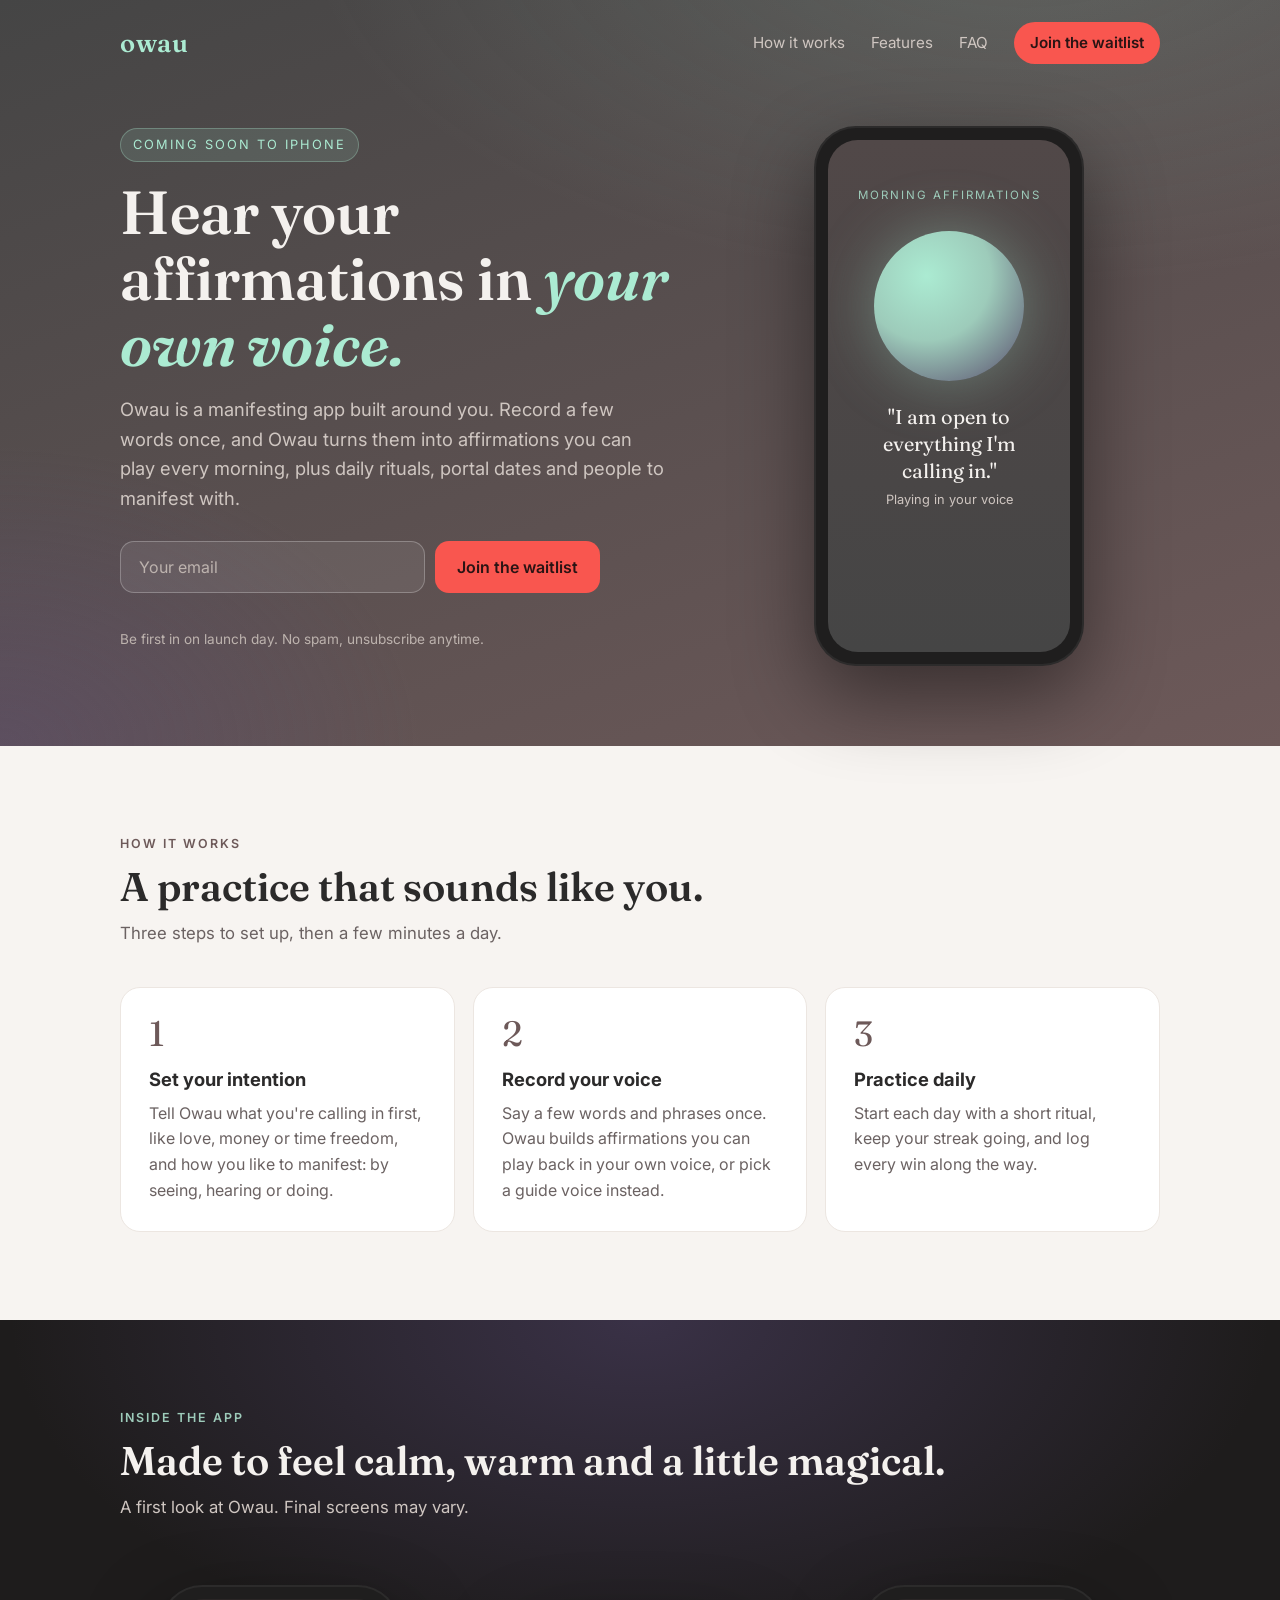
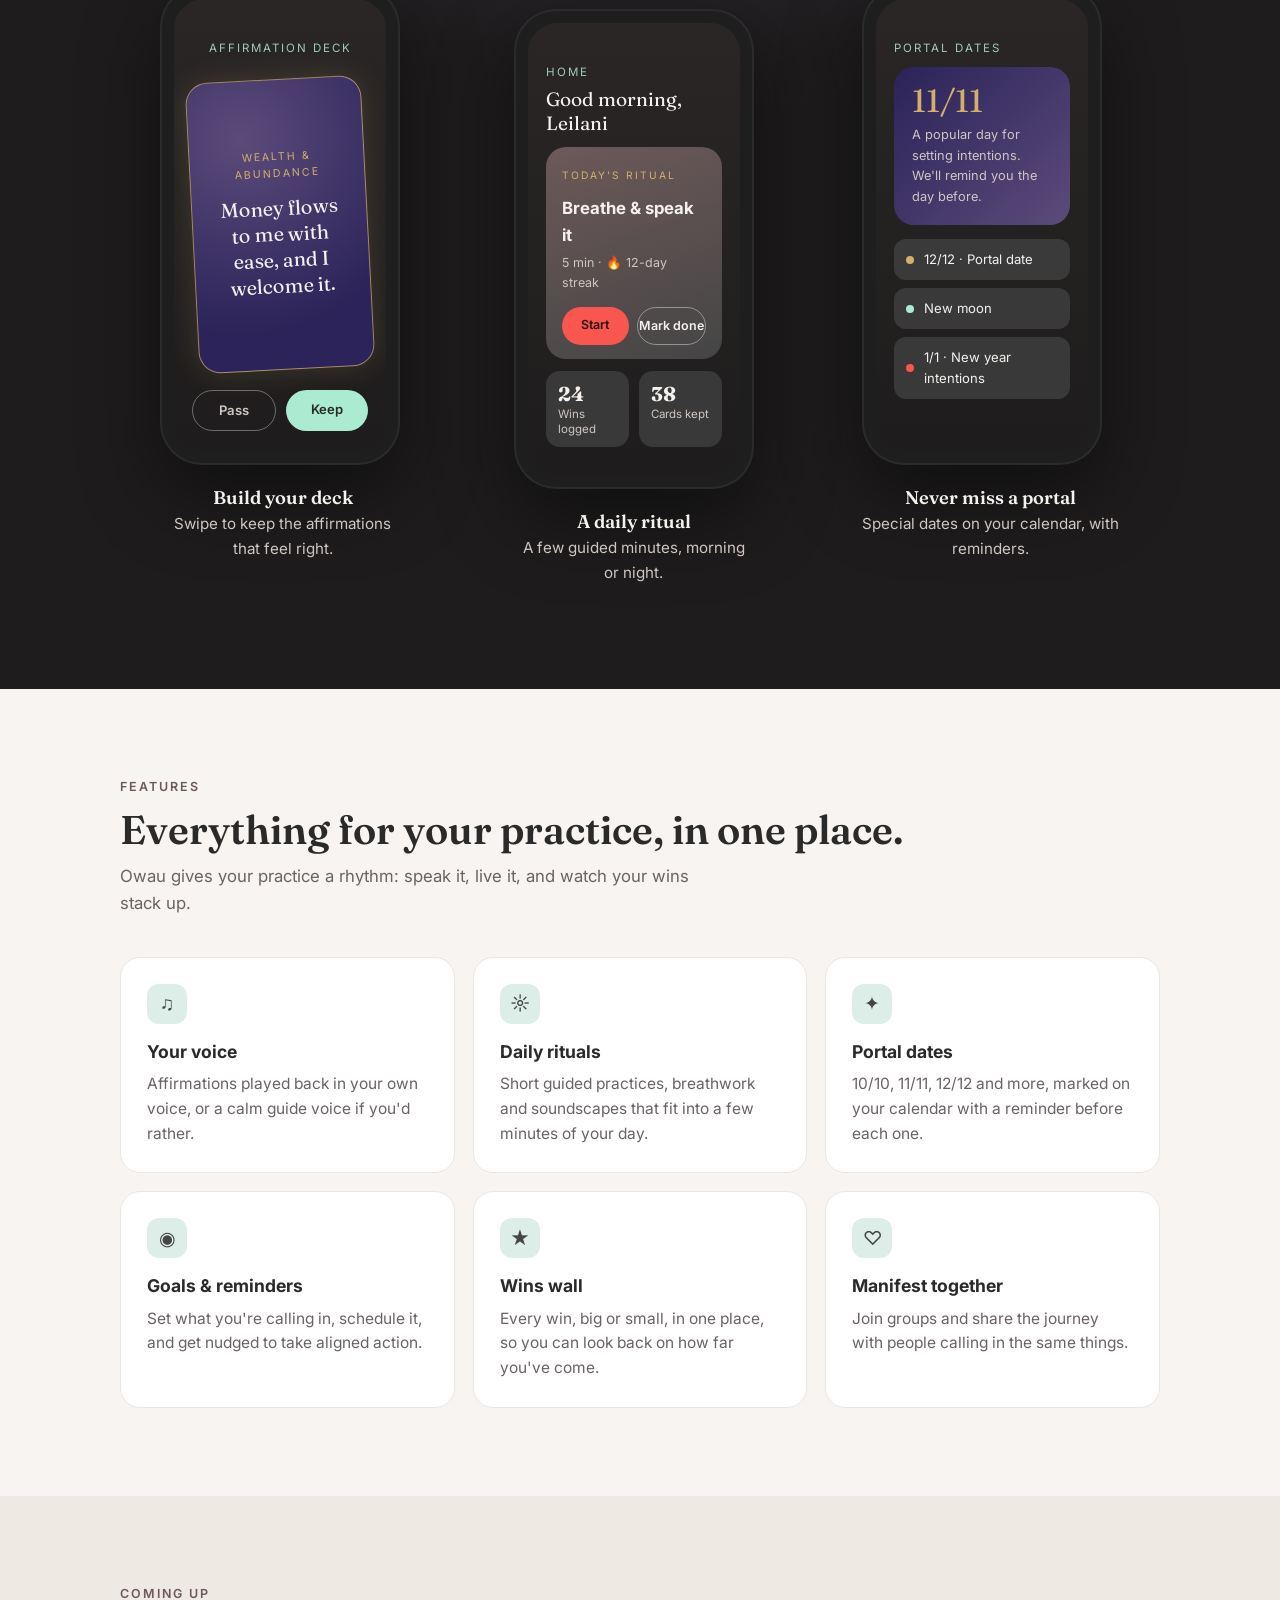
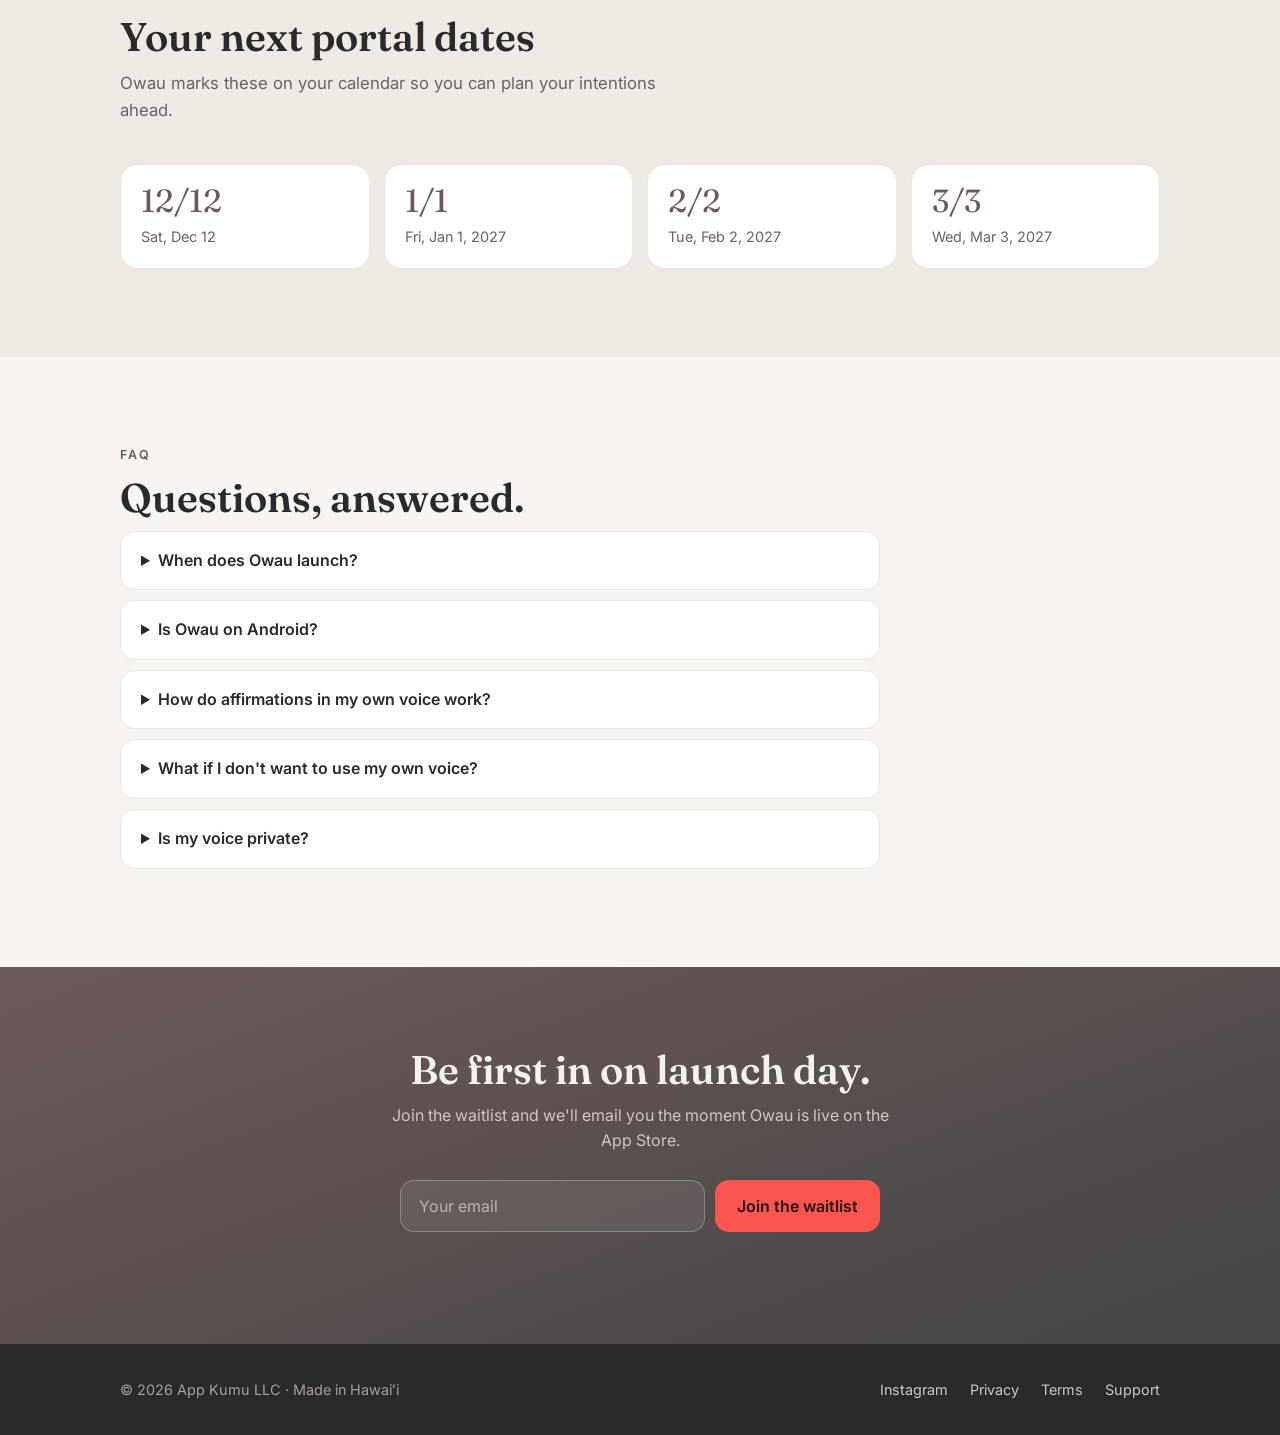
<file: index.html>
<!doctype html>
<html lang="en">
<head>
  <meta charset="utf-8">
  <meta name="viewport" content="width=device-width, initial-scale=1">
  <title>Owau — Hear your affirmations in your own voice</title>
  <meta name="description" content="Owau is a manifesting app for iPhone: affirmations in your own voice, daily rituals, portal dates, a wins wall and a community of manifestors. Join the waitlist.">
  <link rel="canonical" href="https://owauapp.com/">
  <meta property="og:title" content="Owau — Manifest in your own voice">
  <meta property="og:description" content="Affirmations in your own voice, daily rituals, portal dates and a community of manifestors. Coming soon to iPhone.">
  <meta property="og:type" content="website">
  <meta property="og:url" content="https://owauapp.com/">
  <meta property="og:image" content="https://owauapp.com/og-image.png">
  <meta property="og:image:width" content="1200">
  <meta property="og:image:height" content="630">
  <meta name="twitter:card" content="summary_large_image">
  <meta name="theme-color" content="#454545">
  <!-- After launch, add: <meta name="apple-itunes-app" content="app-id=YOUR_APP_ID"> to show the App Store banner in Safari -->
  <link rel="icon" href="data:image/svg+xml,%3Csvg xmlns='http://www.w3.org/2000/svg' viewBox='0 0 64 64'%3E%3Crect width='64' height='64' rx='16' fill='%23454545'/%3E%3Ccircle cx='32' cy='32' r='16' fill='none' stroke='%23ABEBD2' stroke-width='6'/%3E%3C/svg%3E">
  <link rel="apple-touch-icon" href="apple-touch-icon.png">
  <link rel="preconnect" href="https://fonts.googleapis.com">
  <link rel="preconnect" href="https://fonts.gstatic.com" crossorigin>
  <link href="https://fonts.googleapis.com/css2?family=Fraunces:ital,opsz,wght@0,9..144,600;1,9..144,600&family=Inter:wght@400;500;600&display=swap" rel="stylesheet">
  <link rel="stylesheet" href="style.css">
</head>
<body>
  <a class="skip" href="#main">Skip to content</a>

  <header class="hero">
    <div class="wrap">
      <nav class="nav" aria-label="Main">
        <a class="logo" href="/">owau</a>
        <div class="nav-links">
          <a href="#how">How it works</a>
          <a href="#features">Features</a>
          <a href="#faq">FAQ</a>
          <a class="pill" href="#join">Join the waitlist</a>
        </div>
      </nav>

      <div class="hero-grid">
        <div>
          <span class="eyebrow">Coming soon to iPhone</span>
          <h1>Hear your affirmations in <em>your own voice.</em></h1>
          <p class="lead">Owau is a manifesting app built around you. Record a few words once, and Owau turns them into affirmations you can play every morning, plus daily rituals, portal dates and people to manifest with.</p>

          <form class="signup" id="waitlist" data-waitlist novalidate>
            <input type="email" name="email_address" placeholder="Your email" autocomplete="email" required aria-label="Email address">
            <input class="hp" type="text" name="website" tabindex="-1" autocomplete="off" aria-hidden="true">
            <button type="submit">Join the waitlist</button>
          </form>
          <div class="form-msg" role="status" aria-live="polite"></div>
          <p class="form-note">Be first in on launch day. No spam, unsubscribe anytime.</p>
        </div>

        <div class="phone" aria-hidden="true">
          <div class="screen">
            <div class="label">Morning affirmations</div>
            <div class="orb"></div>
            <p class="quote">"I am open to everything I'm calling in."</p>
            <div class="voice">Playing in your voice</div>
            <div class="wave">
              <span></span><span></span><span></span><span></span><span></span><span></span><span></span><span></span><span></span><span></span><span></span><span></span>
            </div>
          </div>
        </div>
      </div>
    </div>
  </header>

  <main id="main">
    <section class="section" id="how">
      <div class="wrap">
        <span class="kicker">How it works</span>
        <h2>A practice that sounds like you.</h2>
        <p class="sub">Three steps to set up, then a few minutes a day.</p>
        <div class="steps">
          <div class="step">
            <div class="num">1</div>
            <h3>Set your intention</h3>
            <p>Tell Owau what you're calling in first, like love, money or time freedom, and how you like to manifest: by seeing, hearing or doing.</p>
          </div>
          <div class="step">
            <div class="num">2</div>
            <h3>Record your voice</h3>
            <p>Say a few words and phrases once. Owau builds affirmations you can play back in your own voice, or pick a guide voice instead.</p>
          </div>
          <div class="step">
            <div class="num">3</div>
            <h3>Practice daily</h3>
            <p>Start each day with a short ritual, keep your streak going, and log every win along the way.</p>
          </div>
        </div>
      </div>
    </section>

    <section class="dark" aria-labelledby="inside-title">
      <div class="wrap">
        <span class="kicker">Inside the app</span>
        <h2 id="inside-title">Made to feel calm, warm and a little magical.</h2>
        <p class="sub">A first look at Owau. Final screens may vary.</p>
        <div class="shots">
          <figure class="shot">
            <div class="phone" aria-hidden="true">
              <div class="screen deck">
                <div class="label">Affirmation deck</div>
                <div class="aff-card">
                  <span class="cat">Wealth &amp; abundance</span>
                  <p>Money flows to me with ease, and I welcome it.</p>
                </div>
                <div class="deck-btns"><span class="pass">Pass</span><span class="keep">Keep</span></div>
              </div>
            </div>
            <figcaption><strong>Build your deck</strong>Swipe to keep the affirmations that feel right.</figcaption>
          </figure>
          <figure class="shot">
            <div class="phone" aria-hidden="true">
              <div class="screen ritual">
                <div class="label" style="text-align:left">Home</div>
                <div class="hello">Good morning, Leilani</div>
                <div class="ritual-card">
                  <span class="cat">Today's ritual</span>
                  <h4>Breathe &amp; speak it</h4>
                  <div class="meta">5 min &middot; &#128293; 12-day streak</div>
                  <div class="row"><span class="start">Start</span><span class="done">Mark done</span></div>
                </div>
                <div class="mini-stats">
                  <div><b>24</b>Wins logged</div>
                  <div><b>38</b>Cards kept</div>
                </div>
              </div>
            </div>
            <figcaption><strong>A daily ritual</strong>A few guided minutes, morning or night.</figcaption>
          </figure>
          <figure class="shot">
            <div class="phone" aria-hidden="true">
              <div class="screen portal">
                <div class="label" style="text-align:left">Portal dates</div>
                <div class="portal-banner">
                  <div class="big">11/11</div>
                  <p>A popular day for setting intentions. We'll remind you the day before.</p>
                </div>
                <div class="upcoming">
                  <div><i></i>12/12 &middot; Portal date</div>
                  <div><i></i>New moon</div>
                  <div><i></i>1/1 &middot; New year intentions</div>
                </div>
              </div>
            </div>
            <figcaption><strong>Never miss a portal</strong>Special dates on your calendar, with reminders.</figcaption>
          </figure>
        </div>
      </div>
    </section>

    <section class="section" id="features">
      <div class="wrap">
        <span class="kicker">Features</span>
        <h2>Everything for your practice, in one place.</h2>
        <p class="sub">Owau gives your practice a rhythm: speak it, live it, and watch your wins stack up.</p>
        <div class="features">
          <div class="card">
            <div class="dot" aria-hidden="true">&#9835;</div>
            <h3>Your voice</h3>
            <p>Affirmations played back in your own voice, or a calm guide voice if you'd rather.</p>
          </div>
          <div class="card">
            <div class="dot" aria-hidden="true">&#9788;</div>
            <h3>Daily rituals</h3>
            <p>Short guided practices, breathwork and soundscapes that fit into a few minutes of your day.</p>
          </div>
          <div class="card">
            <div class="dot" aria-hidden="true">&#10022;</div>
            <h3>Portal dates</h3>
            <p>10/10, 11/11, 12/12 and more, marked on your calendar with a reminder before each one.</p>
          </div>
          <div class="card">
            <div class="dot" aria-hidden="true">&#9673;</div>
            <h3>Goals &amp; reminders</h3>
            <p>Set what you're calling in, schedule it, and get nudged to take aligned action.</p>
          </div>
          <div class="card">
            <div class="dot" aria-hidden="true">&#9733;</div>
            <h3>Wins wall</h3>
            <p>Every win, big or small, in one place, so you can look back on how far you've come.</p>
          </div>
          <div class="card">
            <div class="dot" aria-hidden="true">&#9825;</div>
            <h3>Manifest together</h3>
            <p>Join groups and share the journey with people calling in the same things.</p>
          </div>
        </div>
      </div>
    </section>

    <section class="section alt" aria-labelledby="dates-title">
      <div class="wrap">
        <span class="kicker">Coming up</span>
        <h2 id="dates-title">Your next portal dates</h2>
        <p class="sub">Owau marks these on your calendar so you can plan your intentions ahead.</p>
        <div class="dates" id="dates">
          <div class="date"><div class="d">11/11</div><div class="w">Wed, Nov 11</div></div>
          <div class="date"><div class="d">12/12</div><div class="w">Sat, Dec 12</div></div>
          <div class="date"><div class="d">1/1</div><div class="w">Fri, Jan 1</div></div>
          <div class="date"><div class="d">2/2</div><div class="w">Tue, Feb 2</div></div>
        </div>
      </div>
    </section>

    <section class="section" id="faq">
      <div class="wrap">
        <span class="kicker">FAQ</span>
        <h2>Questions, answered.</h2>
        <div class="faq">
          <details>
            <summary>When does Owau launch?</summary>
            <p>Owau is coming soon to iPhone. Join the waitlist and we'll email you on launch day.</p>
          </details>
          <details>
            <summary>Is Owau on Android?</summary>
            <p>Not yet. We're launching on iPhone first, with Android planned after.</p>
          </details>
          <details>
            <summary>How do affirmations in my own voice work?</summary>
            <p>You record a few words and phrases once, and Owau uses them to create affirmations you can play anytime. You can re-record or delete your recordings whenever you like.</p>
          </details>
          <details>
            <summary>What if I don't want to use my own voice?</summary>
            <p>Choose one of Owau's guide voices instead. You can switch anytime.</p>
          </details>
          <details>
            <summary>Is my voice private?</summary>
            <p>Your recordings are used only to create your affirmations, and you can delete them at any time. See our <a href="privacy.html">Privacy Policy</a> for details.</p>
          </details>
        </div>
      </div>
    </section>

    <section class="cta" id="join">
      <div class="wrap">
        <h2>Be first in on launch day.</h2>
        <p>Join the waitlist and we'll email you the moment Owau is live on the App Store.</p>
        <form class="signup" data-waitlist novalidate>
          <input type="email" name="email_address" placeholder="Your email" autocomplete="email" required aria-label="Email address">
          <input class="hp" type="text" name="website" tabindex="-1" autocomplete="off" aria-hidden="true">
          <button type="submit">Join the waitlist</button>
        </form>
        <div class="form-msg" role="status" aria-live="polite"></div>
      </div>
    </section>
  </main>

  <footer>
    <div class="wrap">
      <span>&copy; <span id="yr">2026</span> App Kumu LLC &middot; Made in Hawai&#699;i</span>
      <span>
        <a href="https://instagram.com/owauapp" rel="noopener">Instagram</a>
        <a href="privacy.html">Privacy</a>
        <a href="terms.html">Terms</a>
        <a href="support.html">Support</a>
      </span>
    </div>
  </footer>

  <script>
    /* ===== Waitlist: saves emails to the Owau Supabase project (see README) =====
       The publishable/anon key is public by design; the database only lets it
       call join_waitlist(), which can add an email but never read the list. */
    var SUPABASE_URL = "https://efidvkbdbdddfldkjois.supabase.co";
    var SUPABASE_KEY = "sb_publishable_DnZ3zNCHPpeyNI-XVkuLxA_O_zyg1ke";
    /* ========================================================================== */

    document.getElementById("yr").textContent = new Date().getFullYear();

    // Next four "portal" dates (1/1, 2/2 ... 11/11, 12/12) from today
    (function () {
      var el = document.getElementById("dates");
      var today = new Date(); today.setHours(0, 0, 0, 0);
      var out = [], y = today.getFullYear();
      while (out.length < 4) {
        for (var m = 1; m <= 12 && out.length < 4; m++) {
          var d = new Date(y, m - 1, m);
          if (d >= today) out.push(d);
        }
        y++;
      }
      el.innerHTML = out.map(function (d) {
        var n = d.getMonth() + 1;
        var w = d.toLocaleDateString("en-US", { weekday: "short", month: "short", day: "numeric", year: d.getFullYear() !== today.getFullYear() ? "numeric" : undefined });
        return '<div class="date"><div class="d">' + n + "/" + n + '</div><div class="w">' + w + "</div></div>";
      }).join("");
    })();

    document.querySelectorAll("form[data-waitlist]").forEach(function (form) {
      var msg = form.nextElementSibling;
      form.addEventListener("submit", function (e) {
        e.preventDefault();
        var email = form.querySelector('input[type="email"]');
        var btn = form.querySelector("button");
        msg.className = "form-msg";

        if (form.querySelector(".hp").value) return; // bot trap
        if (!/^[^\s@]+@[^\s@]+\.[^\s@]+$/.test(email.value.trim())) {
          msg.textContent = "Please enter a valid email.";
          msg.classList.add("err");
          email.focus();
          return;
        }
        if (SUPABASE_KEY.indexOf("PASTE_") === 0) {
          msg.textContent = "Waitlist form isn't connected yet.";
          msg.classList.add("err");
          return;
        }

        btn.disabled = true;
        btn.textContent = "Joining…";
        fetch(SUPABASE_URL + "/rest/v1/rpc/join_waitlist", {
          method: "POST",
          headers: SUPABASE_KEY.indexOf("eyJ") === 0
            ? { "Content-Type": "application/json", "apikey": SUPABASE_KEY, "Authorization": "Bearer " + SUPABASE_KEY }
            : { "Content-Type": "application/json", "apikey": SUPABASE_KEY },
          body: JSON.stringify({ p_email: email.value.trim(), p_source: "website" })
        })
          .then(function (res) {
            if (!res.ok) throw new Error("HTTP " + res.status);
            form.style.display = "none";
            msg.textContent = "You're on the list! We'll email you on launch day.";
            msg.classList.add("ok");
          })
          .catch(function () {
            btn.disabled = false;
            btn.textContent = "Join the waitlist";
            msg.textContent = "Something went wrong. Please try again.";
            msg.classList.add("err");
          });
      });
    });
  </script>
</body>
</html>
</file>
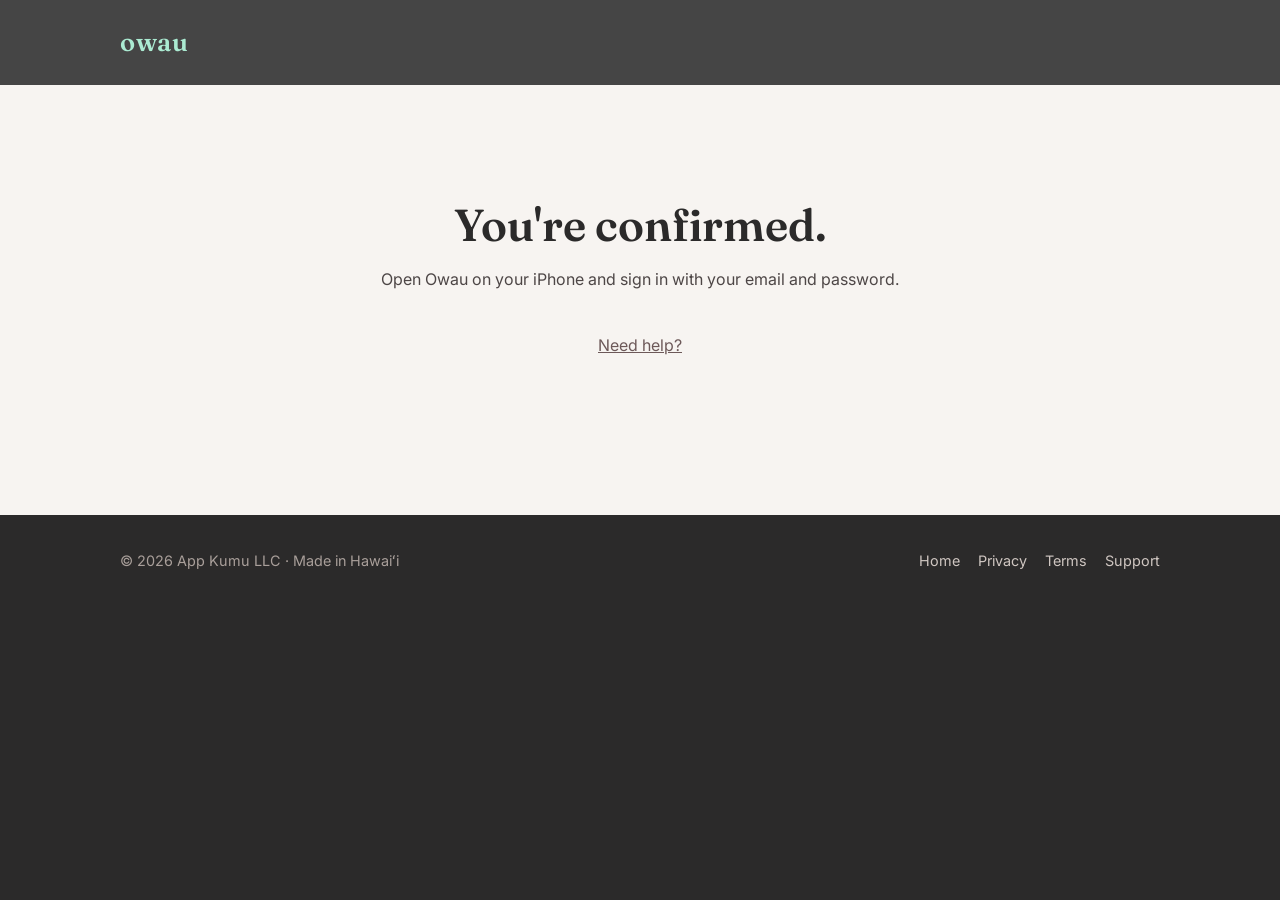
<file: confirmed.html>
<!doctype html>
<html lang="en">
<head>
  <meta charset="utf-8">
  <meta name="viewport" content="width=device-width, initial-scale=1">
  <title>Email confirmed — Owau</title>
  <meta name="robots" content="noindex">
  <meta name="referrer" content="no-referrer">
  <meta name="theme-color" content="#454545">
  <link rel="icon" href="data:image/svg+xml,%3Csvg xmlns='http://www.w3.org/2000/svg' viewBox='0 0 64 64'%3E%3Crect width='64' height='64' rx='16' fill='%23454545'/%3E%3Ccircle cx='32' cy='32' r='16' fill='none' stroke='%23ABEBD2' stroke-width='6'/%3E%3C/svg%3E">
  <link rel="apple-touch-icon" href="/apple-touch-icon.png">
  <link rel="preconnect" href="https://fonts.googleapis.com">
  <link rel="preconnect" href="https://fonts.gstatic.com" crossorigin>
  <link href="https://fonts.googleapis.com/css2?family=Fraunces:wght@600&family=Inter:wght@400;500;600&display=swap" rel="stylesheet">
  <link rel="stylesheet" href="/style.css">
</head>
<body>
  <!--
    Where Owau's sign-up confirmation email lands (the app's
    AuthViewModel.confirmLink). Supabase has already confirmed the email by
    the time this page opens. On an iPhone, "Open Owau" hands the one-time
    code to the app (owau://confirm?code=…), which signs the person in. The
    code only works on the iPhone that signed up, so anywhere else the page
    just says to sign in in the app.
  -->
  <div class="topbar"><div class="wrap"><nav class="nav"><a class="logo" href="/">owau</a></nav></div></div>

  <main class="page">
    <div class="wrap" style="text-align:center; padding:60px 20px">
      <div id="confirmed">
        <h1>You're confirmed.</h1>
        <p id="phone-note">Tap below to finish signing in to Owau.</p>
        <p id="open-wrap" hidden><a id="open" class="btn" href="/" style="color:var(--on-coral)">Open Owau</a></p>
        <p id="other-note" hidden>Open Owau on your iPhone and sign in with your email and password.</p>
      </div>

      <div id="expired" hidden>
        <h1>That link has expired.</h1>
        <p>Links work once and for 24 hours. Open Owau on your iPhone, sign in with your email and password, and tap <strong>Resend Email</strong> for a new one.</p>
      </div>

      <p style="margin-top:40px"><a href="/support.html">Need help?</a></p>
    </div>
  </main>

  <footer>
    <div class="wrap">
      <span>&copy; 2026 App Kumu LLC &middot; Made in Hawai&#699;i</span>
      <span><a href="/">Home</a><a href="/privacy.html">Privacy</a><a href="/terms.html">Terms</a><a href="/support.html">Support</a></span>
    </div>
  </footer>

  <script>
    (function () {
      // Supabase puts errors in the query or the fragment, and the code in the query.
      var query = new URLSearchParams(location.search);
      var hash = new URLSearchParams(location.hash.replace(/^#/, ""));
      var error = query.get("error") || hash.get("error") || query.get("error_code") || hash.get("error_code");
      var code = query.get("code") || "";
      // Clear the code from the address bar and history once read.
      if (location.search || location.hash) history.replaceState(null, "", location.pathname);

      if (error) {
        document.getElementById("confirmed").hidden = true;
        document.getElementById("expired").hidden = false;
        return;
      }

      var isPhone = /iPhone|iPad|iPod/.test(navigator.userAgent) ||
        (navigator.platform === "MacIntel" && navigator.maxTouchPoints > 1);
      // Only a plain one-time code is passed on, and only to Owau.
      var validCode = /^[A-Za-z0-9-]{8,200}$/.test(code);

      if (isPhone && validCode) {
        var appLink = "owau://confirm?code=" + encodeURIComponent(code);
        var open = document.getElementById("open");
        open.href = appLink;
        document.getElementById("open-wrap").hidden = false;
        // Try once on its own; the button stays for when iOS asks first.
        setTimeout(function () { location.href = appLink; }, 400);
      } else {
        document.getElementById("phone-note").hidden = true;
        document.getElementById("other-note").hidden = false;
      }
    })();
  </script>
</body>
</html>
</file>
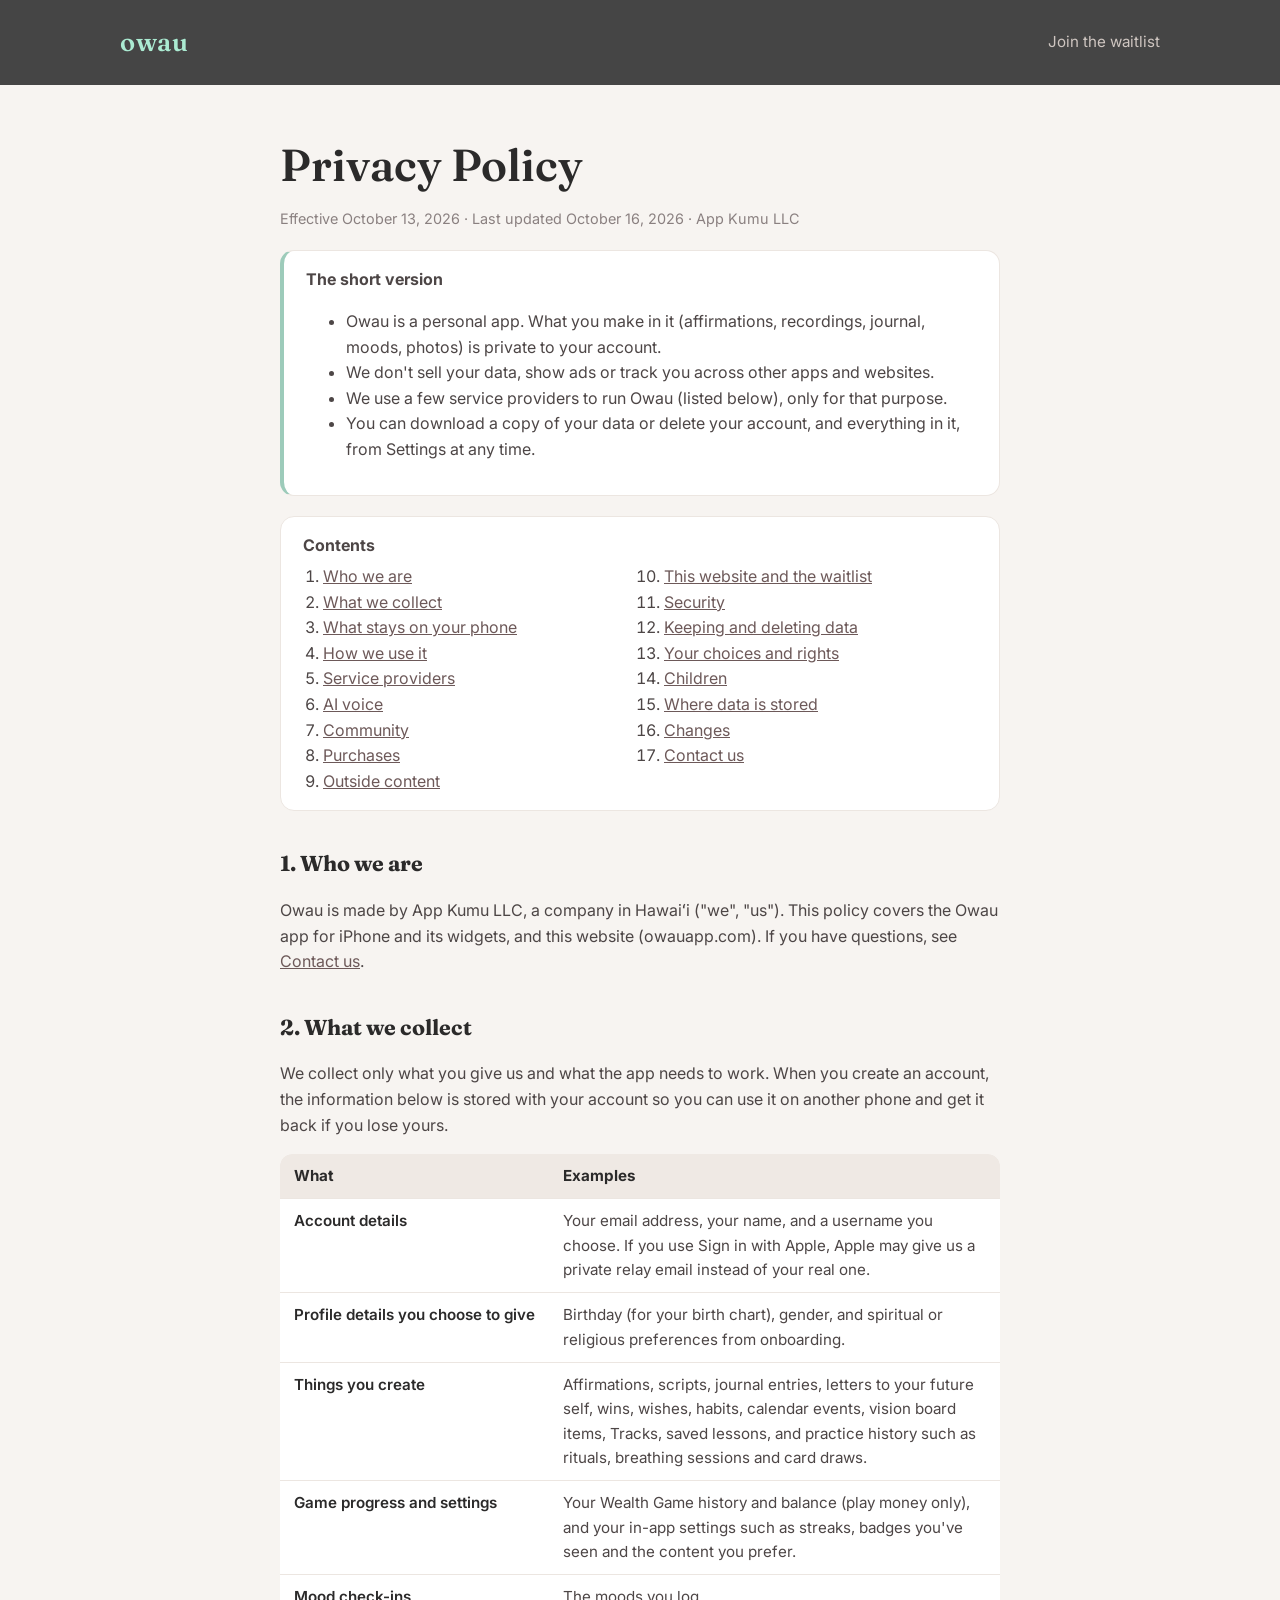
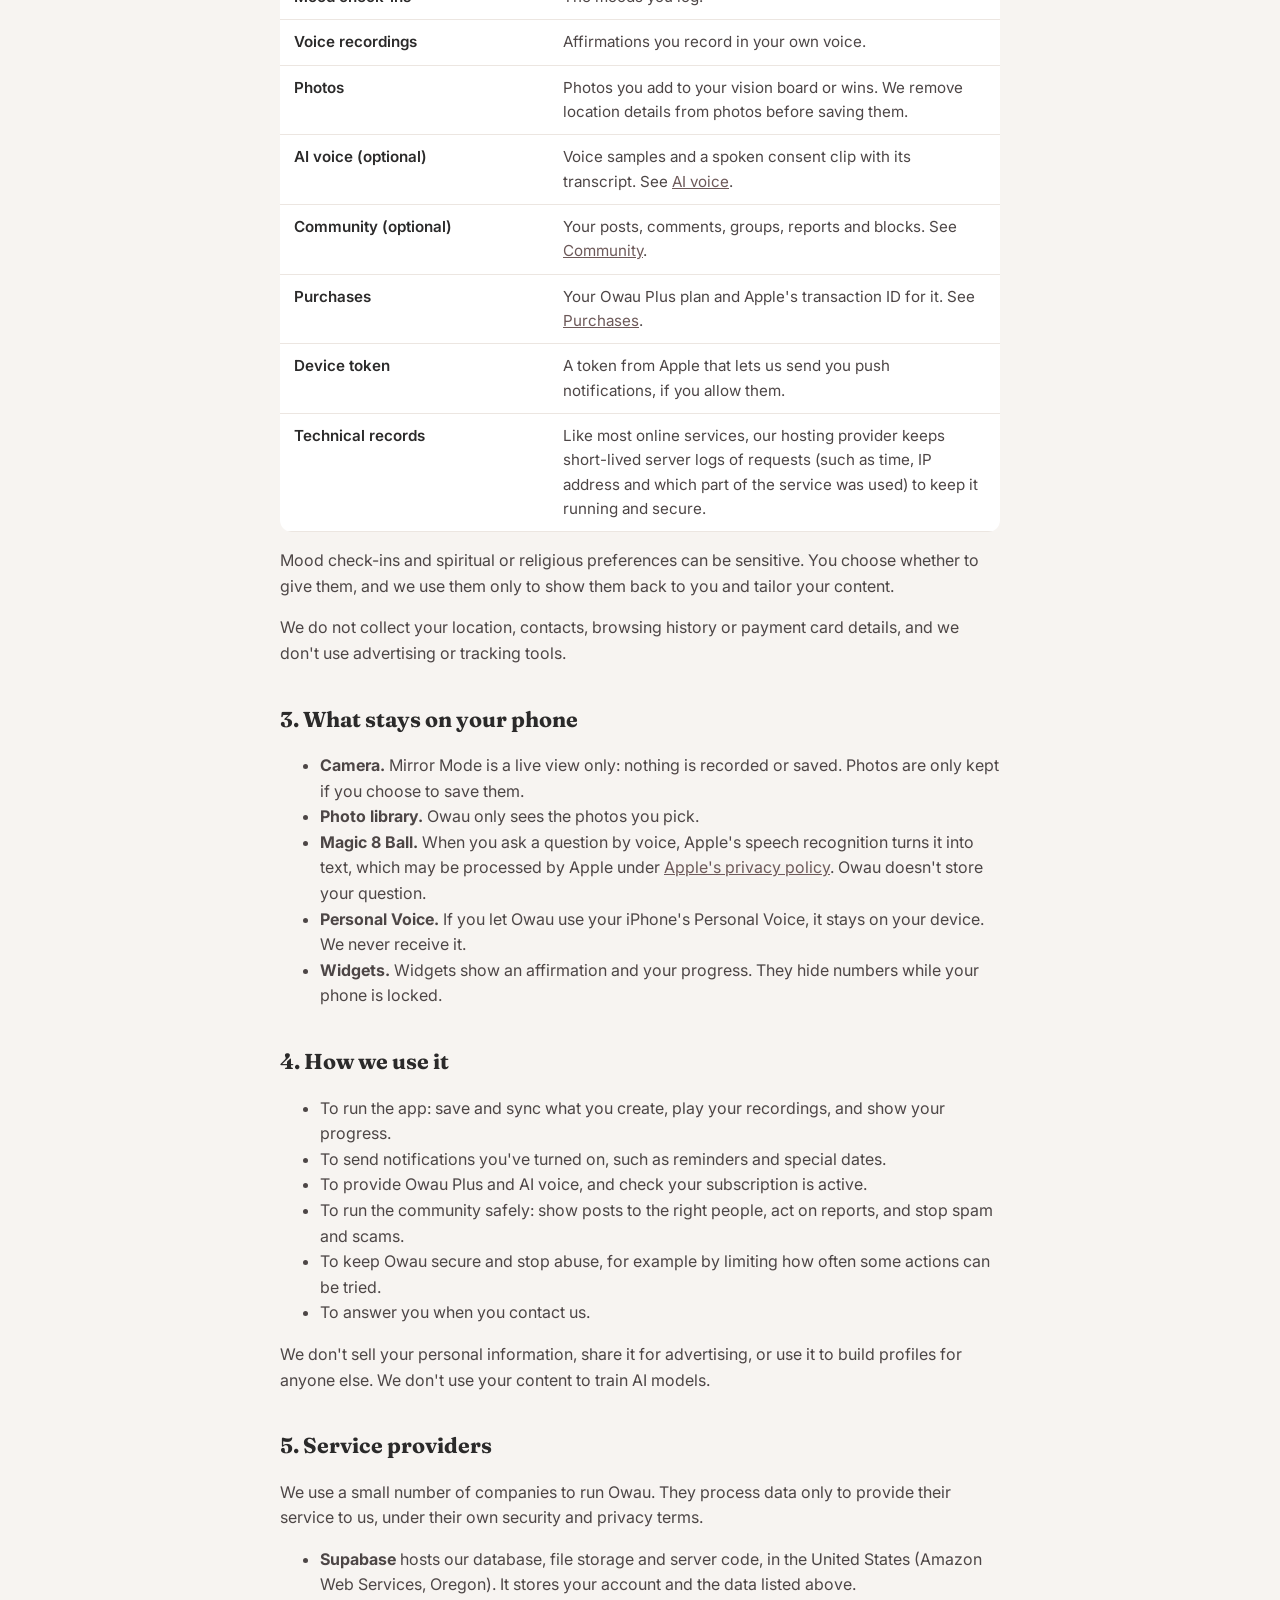
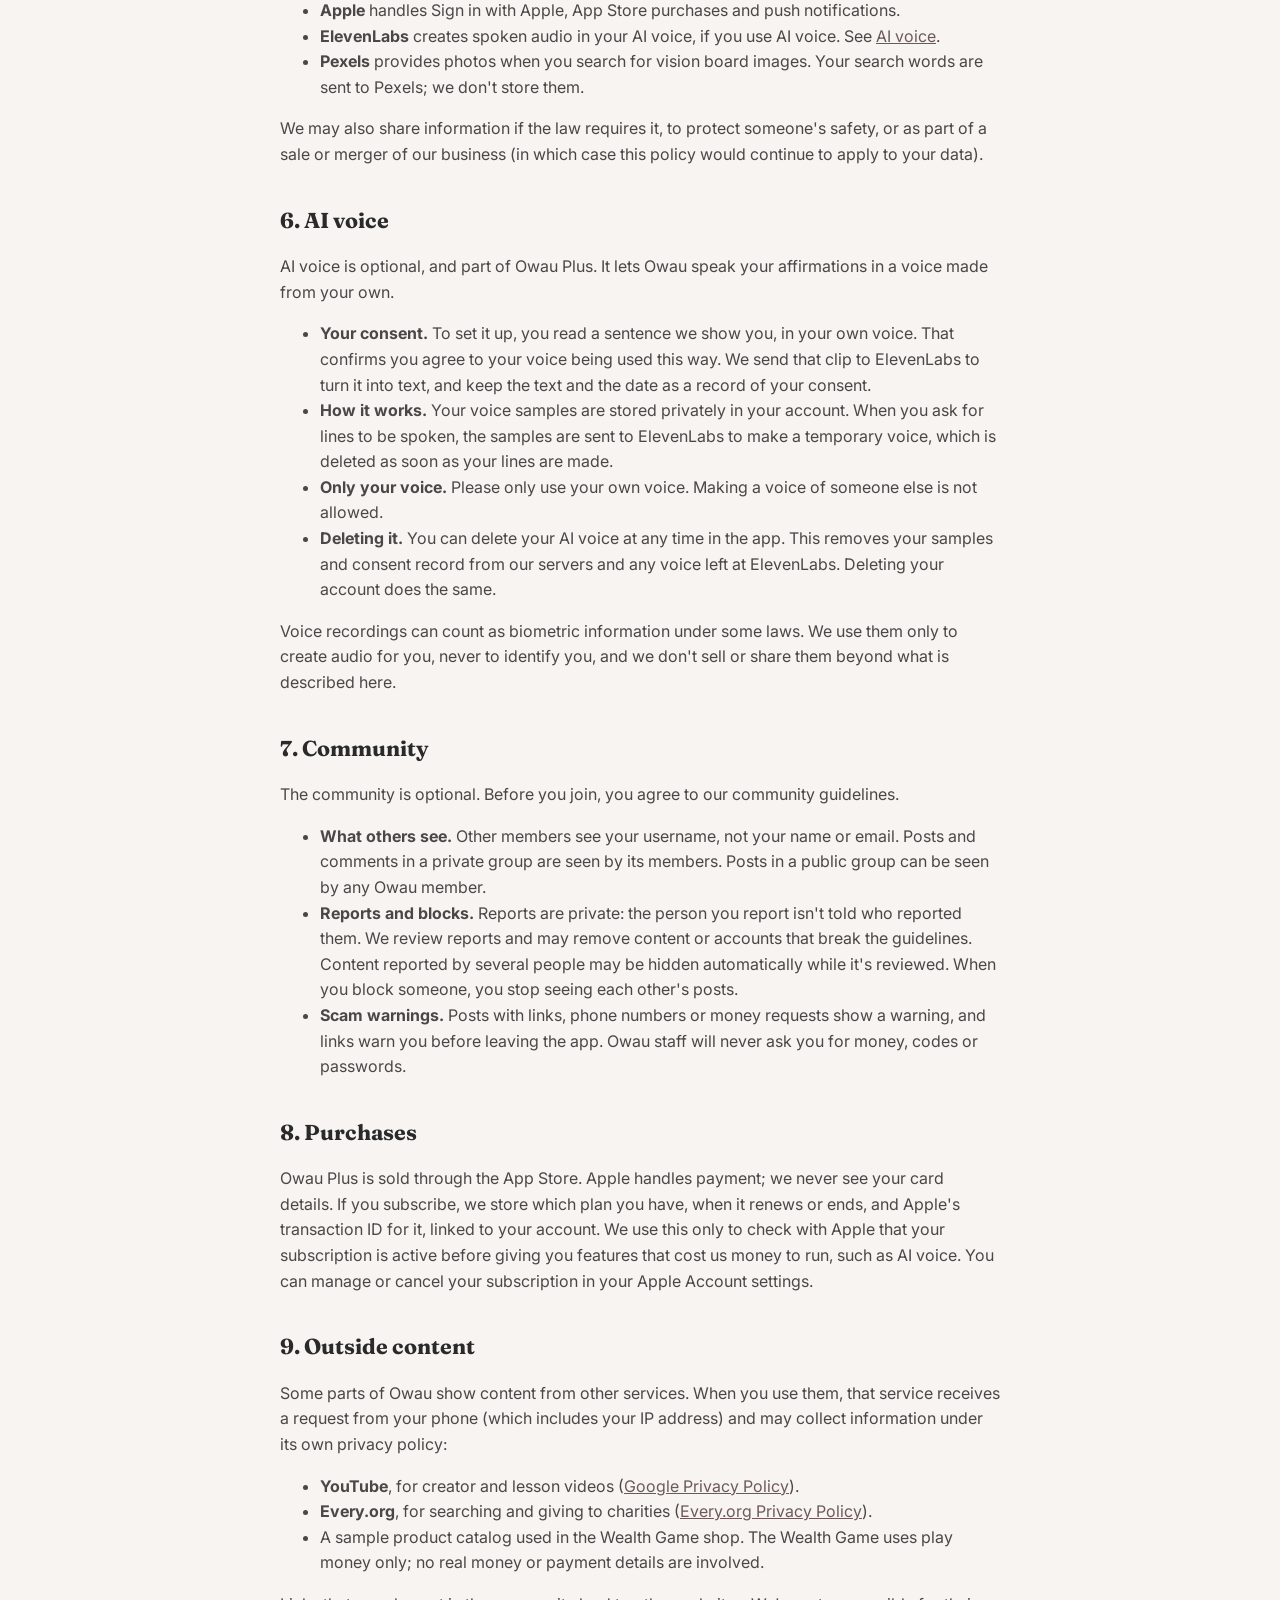
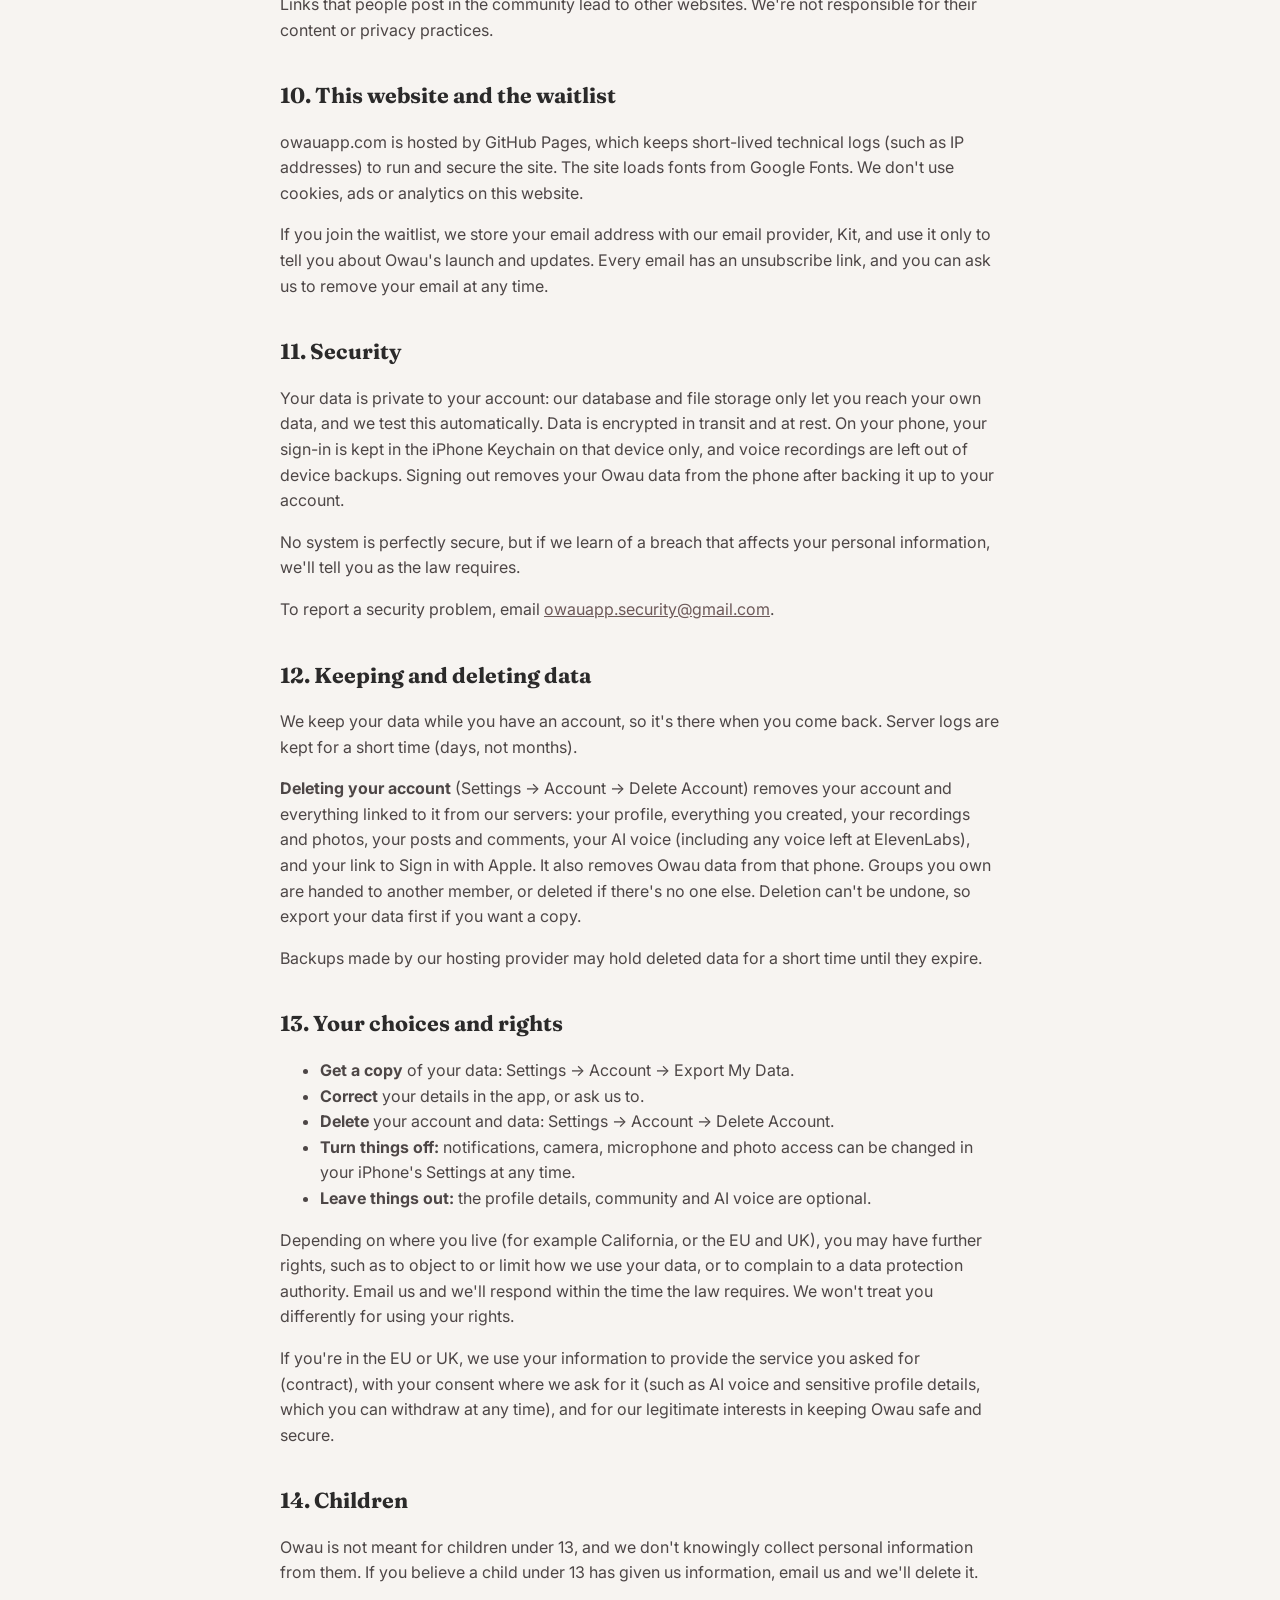
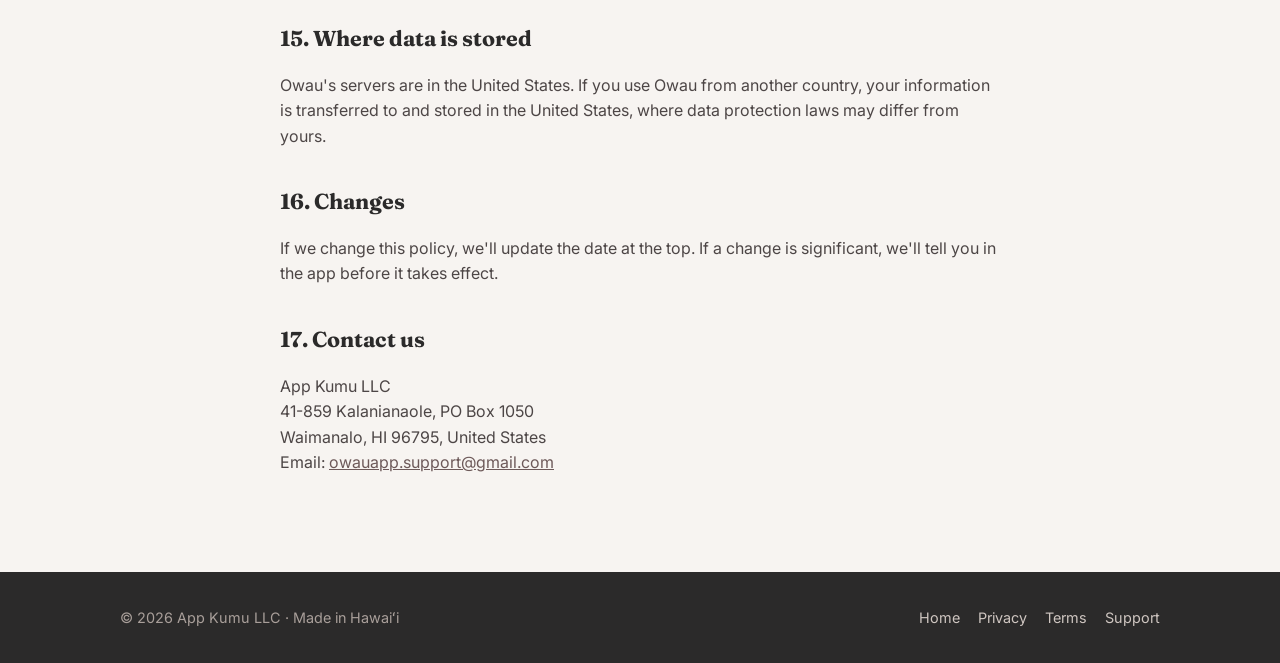
<file: privacy.html>
<!doctype html>
<html lang="en">
<head>
  <meta charset="utf-8">
  <meta name="viewport" content="width=device-width, initial-scale=1">
  <title>Privacy Policy — Owau</title>
  <meta name="theme-color" content="#454545">
  <link rel="icon" href="data:image/svg+xml,%3Csvg xmlns='http://www.w3.org/2000/svg' viewBox='0 0 64 64'%3E%3Crect width='64' height='64' rx='16' fill='%23454545'/%3E%3Ccircle cx='32' cy='32' r='16' fill='none' stroke='%23ABEBD2' stroke-width='6'/%3E%3C/svg%3E">
  <link rel="apple-touch-icon" href="apple-touch-icon.png">
  <link rel="preconnect" href="https://fonts.googleapis.com">
  <link rel="preconnect" href="https://fonts.gstatic.com" crossorigin>
  <link href="https://fonts.googleapis.com/css2?family=Fraunces:wght@600&family=Inter:wght@400;500;600&display=swap" rel="stylesheet">
  <link rel="stylesheet" href="style.css">
  <style>

.page .summary { background: #fff; border: 1px solid #ece6e1; border-left: 4px solid var(--mint); border-radius: 14px; padding: 16px 22px; margin: 20px 0; }
.page .summary p { margin: 0 0 6px; }
.page .toc { background: #fff; border: 1px solid #ece6e1; border-radius: 14px; padding: 16px 22px; margin: 20px 0 10px; }
.page .toc p { margin: 0 0 6px; }
.page .toc ol { margin: 0; padding-left: 20px; columns: 2; column-gap: 28px; }
.page .table-wrap { overflow-x: auto; margin: 16px 0; }
.page table { width: 100%; border-collapse: collapse; background: #fff; border-radius: 12px; overflow: hidden; font-size: 0.95rem; }
.page th, .page td { text-align: left; vertical-align: top; padding: 10px 14px; border-bottom: 1px solid #ece6e1; color: #4d4646; }
.page th { background: #efe9e4; color: var(--ink); }
.page td:first-child { font-weight: 600; color: var(--ink); white-space: nowrap; }
@media (max-width: 520px) { .page .toc ol { columns: 1; } .page td:first-child { white-space: normal; } }
  </style>
</head>
<body>
  <div class="topbar"><div class="wrap"><nav class="nav"><a class="logo" href="/">owau</a><a class="small" href="/#join">Join the waitlist</a></nav></div></div>

  <main class="page">
    <div class="wrap">
      <h1>Privacy Policy</h1>
      <p class="updated">Effective October 13, 2026 · Last updated October 16, 2026 · App Kumu LLC</p>

      <div class="summary">
        <p><strong>The short version</strong></p>
        <ul>
          <li>Owau is a personal app. What you make in it (affirmations, recordings, journal, moods, photos) is private to your account.</li>
          <li>We don't sell your data, show ads or track you across other apps and websites.</li>
          <li>We use a few service providers to run Owau (listed below), only for that purpose.</li>
          <li>You can download a copy of your data or delete your account, and everything in it, from Settings at any time.</li>
        </ul>
      </div>

      <nav aria-label="Contents" class="toc">
        <p><strong>Contents</strong></p>
        <ol>
          <li><a href="#who">Who we are</a></li>
          <li><a href="#collect">What we collect</a></li>
          <li><a href="#device">What stays on your phone</a></li>
          <li><a href="#use">How we use it</a></li>
          <li><a href="#providers">Service providers</a></li>
          <li><a href="#voice">AI voice</a></li>
          <li><a href="#community">Community</a></li>
          <li><a href="#purchases">Purchases</a></li>
          <li><a href="#third">Outside content</a></li>
          <li><a href="#website">This website and the waitlist</a></li>
          <li><a href="#security">Security</a></li>
          <li><a href="#retention">Keeping and deleting data</a></li>
          <li><a href="#rights">Your choices and rights</a></li>
          <li><a href="#children">Children</a></li>
          <li><a href="#international">Where data is stored</a></li>
          <li><a href="#changes">Changes</a></li>
          <li><a href="#contact">Contact us</a></li>
        </ol>
      </nav>

      <h2 id="who">1. Who we are</h2>
      <p>Owau is made by App Kumu LLC, a company in Hawai&#699;i ("we", "us"). This policy covers the Owau app for iPhone and its widgets, and this website (owauapp.com). If you have questions, see <a href="#contact">Contact us</a>.</p>

      <h2 id="collect">2. What we collect</h2>
      <p>We collect only what you give us and what the app needs to work. When you create an account, the information below is stored with your account so you can use it on another phone and get it back if you lose yours.</p>
      <div class="table-wrap">
      <table>
        <thead><tr><th>What</th><th>Examples</th></tr></thead>
        <tbody>
          <tr><td>Account details</td><td>Your email address, your name, and a username you choose. If you use Sign in with Apple, Apple may give us a private relay email instead of your real one.</td></tr>
          <tr><td>Profile details you choose to give</td><td>Birthday (for your birth chart), gender, and spiritual or religious preferences from onboarding.</td></tr>
          <tr><td>Things you create</td><td>Affirmations, scripts, journal entries, letters to your future self, wins, wishes, habits, calendar events, vision board items, Tracks, saved lessons, and practice history such as rituals, breathing sessions and card draws.</td></tr>
          <tr><td>Game progress and settings</td><td>Your Wealth Game history and balance (play money only), and your in-app settings such as streaks, badges you've seen and the content you prefer.</td></tr>
          <tr><td>Mood check-ins</td><td>The moods you log.</td></tr>
          <tr><td>Voice recordings</td><td>Affirmations you record in your own voice.</td></tr>
          <tr><td>Photos</td><td>Photos you add to your vision board or wins. We remove location details from photos before saving them.</td></tr>
          <tr><td>AI voice (optional)</td><td>Voice samples and a spoken consent clip with its transcript. See <a href="#voice">AI voice</a>.</td></tr>
          <tr><td>Community (optional)</td><td>Your posts, comments, groups, reports and blocks. See <a href="#community">Community</a>.</td></tr>
          <tr><td>Purchases</td><td>Your Owau Plus plan and Apple's transaction ID for it. See <a href="#purchases">Purchases</a>.</td></tr>
          <tr><td>Device token</td><td>A token from Apple that lets us send you push notifications, if you allow them.</td></tr>
          <tr><td>Technical records</td><td>Like most online services, our hosting provider keeps short-lived server logs of requests (such as time, IP address and which part of the service was used) to keep it running and secure.</td></tr>
        </tbody>
      </table>
      </div>
      <p>Mood check-ins and spiritual or religious preferences can be sensitive. You choose whether to give them, and we use them only to show them back to you and tailor your content.</p>
      <p>We do not collect your location, contacts, browsing history or payment card details, and we don't use advertising or tracking tools.</p>

      <h2 id="device">3. What stays on your phone</h2>
      <ul>
        <li><strong>Camera.</strong> Mirror Mode is a live view only: nothing is recorded or saved. Photos are only kept if you choose to save them.</li>
        <li><strong>Photo library.</strong> Owau only sees the photos you pick.</li>
        <li><strong>Magic 8 Ball.</strong> When you ask a question by voice, Apple's speech recognition turns it into text, which may be processed by Apple under <a href="https://www.apple.com/legal/privacy/" rel="noopener">Apple's privacy policy</a>. Owau doesn't store your question.</li>
        <li><strong>Personal Voice.</strong> If you let Owau use your iPhone's Personal Voice, it stays on your device. We never receive it.</li>
        <li><strong>Widgets.</strong> Widgets show an affirmation and your progress. They hide numbers while your phone is locked.</li>
      </ul>

      <h2 id="use">4. How we use it</h2>
      <ul>
        <li>To run the app: save and sync what you create, play your recordings, and show your progress.</li>
        <li>To send notifications you've turned on, such as reminders and special dates.</li>
        <li>To provide Owau Plus and AI voice, and check your subscription is active.</li>
        <li>To run the community safely: show posts to the right people, act on reports, and stop spam and scams.</li>
        <li>To keep Owau secure and stop abuse, for example by limiting how often some actions can be tried.</li>
        <li>To answer you when you contact us.</li>
      </ul>
      <p>We don't sell your personal information, share it for advertising, or use it to build profiles for anyone else. We don't use your content to train AI models.</p>

      <h2 id="providers">5. Service providers</h2>
      <p>We use a small number of companies to run Owau. They process data only to provide their service to us, under their own security and privacy terms.</p>
      <ul>
        <li><strong>Supabase</strong> hosts our database, file storage and server code, in the United States (Amazon Web Services, Oregon). It stores your account and the data listed above.</li>
        <li><strong>Apple</strong> handles Sign in with Apple, App Store purchases and push notifications.</li>
        <li><strong>ElevenLabs</strong> creates spoken audio in your AI voice, if you use AI voice. See <a href="#voice">AI voice</a>.</li>
        <li><strong>Pexels</strong> provides photos when you search for vision board images. Your search words are sent to Pexels; we don't store them.</li>
      </ul>
      <p>We may also share information if the law requires it, to protect someone's safety, or as part of a sale or merger of our business (in which case this policy would continue to apply to your data).</p>

      <h2 id="voice">6. AI voice</h2>
      <p>AI voice is optional, and part of Owau Plus. It lets Owau speak your affirmations in a voice made from your own.</p>
      <ul>
        <li><strong>Your consent.</strong> To set it up, you read a sentence we show you, in your own voice. That confirms you agree to your voice being used this way. We send that clip to ElevenLabs to turn it into text, and keep the text and the date as a record of your consent.</li>
        <li><strong>How it works.</strong> Your voice samples are stored privately in your account. When you ask for lines to be spoken, the samples are sent to ElevenLabs to make a temporary voice, which is deleted as soon as your lines are made.</li>
        <li><strong>Only your voice.</strong> Please only use your own voice. Making a voice of someone else is not allowed.</li>
        <li><strong>Deleting it.</strong> You can delete your AI voice at any time in the app. This removes your samples and consent record from our servers and any voice left at ElevenLabs. Deleting your account does the same.</li>
      </ul>
      <p>Voice recordings can count as biometric information under some laws. We use them only to create audio for you, never to identify you, and we don't sell or share them beyond what is described here.</p>

      <h2 id="community">7. Community</h2>
      <p>The community is optional. Before you join, you agree to our community guidelines.</p>
      <ul>
        <li><strong>What others see.</strong> Other members see your username, not your name or email. Posts and comments in a private group are seen by its members. Posts in a public group can be seen by any Owau member.</li>
        <li><strong>Reports and blocks.</strong> Reports are private: the person you report isn't told who reported them. We review reports and may remove content or accounts that break the guidelines. Content reported by several people may be hidden automatically while it's reviewed. When you block someone, you stop seeing each other's posts.</li>
        <li><strong>Scam warnings.</strong> Posts with links, phone numbers or money requests show a warning, and links warn you before leaving the app. Owau staff will never ask you for money, codes or passwords.</li>
      </ul>

      <h2 id="purchases">8. Purchases</h2>
      <p>Owau Plus is sold through the App Store. Apple handles payment; we never see your card details. If you subscribe, we store which plan you have, when it renews or ends, and Apple's transaction ID for it, linked to your account. We use this only to check with Apple that your subscription is active before giving you features that cost us money to run, such as AI voice. You can manage or cancel your subscription in your Apple Account settings.</p>

      <h2 id="third">9. Outside content</h2>
      <p>Some parts of Owau show content from other services. When you use them, that service receives a request from your phone (which includes your IP address) and may collect information under its own privacy policy:</p>
      <ul>
        <li><strong>YouTube</strong>, for creator and lesson videos (<a href="https://policies.google.com/privacy" rel="noopener">Google Privacy Policy</a>).</li>
        <li><strong>Every.org</strong>, for searching and giving to charities (<a href="https://www.every.org/privacy" rel="noopener">Every.org Privacy Policy</a>).</li>
        <li>A sample product catalog used in the Wealth Game shop. The Wealth Game uses play money only; no real money or payment details are involved.</li>
      </ul>
      <p>Links that people post in the community lead to other websites. We're not responsible for their content or privacy practices.</p>

      <h2 id="website">10. This website and the waitlist</h2>
      <p>owauapp.com is hosted by GitHub Pages, which keeps short-lived technical logs (such as IP addresses) to run and secure the site. The site loads fonts from Google Fonts. We don't use cookies, ads or analytics on this website.</p>
      <p>If you join the waitlist, we store your email address with our email provider, Kit, and use it only to tell you about Owau's launch and updates. Every email has an unsubscribe link, and you can ask us to remove your email at any time.</p>

      <h2 id="security">11. Security</h2>
      <p>Your data is private to your account: our database and file storage only let you reach your own data, and we test this automatically. Data is encrypted in transit and at rest. On your phone, your sign-in is kept in the iPhone Keychain on that device only, and voice recordings are left out of device backups. Signing out removes your Owau data from the phone after backing it up to your account.</p>
      <p>No system is perfectly secure, but if we learn of a breach that affects your personal information, we'll tell you as the law requires.</p>
      <p>To report a security problem, email <a href="mailto:owauapp.security@gmail.com">owauapp.security@gmail.com</a>.</p>

      <h2 id="retention">12. Keeping and deleting data</h2>
      <p>We keep your data while you have an account, so it's there when you come back. Server logs are kept for a short time (days, not months).</p>
      <p><strong>Deleting your account</strong> (Settings &rarr; Account &rarr; Delete Account) removes your account and everything linked to it from our servers: your profile, everything you created, your recordings and photos, your posts and comments, your AI voice (including any voice left at ElevenLabs), and your link to Sign in with Apple. It also removes Owau data from that phone. Groups you own are handed to another member, or deleted if there's no one else. Deletion can't be undone, so export your data first if you want a copy.</p>
      <p>Backups made by our hosting provider may hold deleted data for a short time until they expire.</p>

      <h2 id="rights">13. Your choices and rights</h2>
      <ul>
        <li><strong>Get a copy</strong> of your data: Settings &rarr; Account &rarr; Export My Data.</li>
        <li><strong>Correct</strong> your details in the app, or ask us to.</li>
        <li><strong>Delete</strong> your account and data: Settings &rarr; Account &rarr; Delete Account.</li>
        <li><strong>Turn things off:</strong> notifications, camera, microphone and photo access can be changed in your iPhone's Settings at any time.</li>
        <li><strong>Leave things out:</strong> the profile details, community and AI voice are optional.</li>
      </ul>
      <p>Depending on where you live (for example California, or the EU and UK), you may have further rights, such as to object to or limit how we use your data, or to complain to a data protection authority. Email us and we'll respond within the time the law requires. We won't treat you differently for using your rights.</p>
      <p>If you're in the EU or UK, we use your information to provide the service you asked for (contract), with your consent where we ask for it (such as AI voice and sensitive profile details, which you can withdraw at any time), and for our legitimate interests in keeping Owau safe and secure.</p>

      <h2 id="children">14. Children</h2>
      <p>Owau is not meant for children under 13, and we don't knowingly collect personal information from them. If you believe a child under 13 has given us information, email us and we'll delete it.</p>

      <h2 id="international">15. Where data is stored</h2>
      <p>Owau's servers are in the United States. If you use Owau from another country, your information is transferred to and stored in the United States, where data protection laws may differ from yours.</p>

      <h2 id="changes">16. Changes</h2>
      <p>If we change this policy, we'll update the date at the top. If a change is significant, we'll tell you in the app before it takes effect.</p>

      <h2 id="contact">17. Contact us</h2>
      <p>App Kumu LLC<br>41-859 Kalanianaole, PO Box 1050<br>Waimanalo, HI 96795, United States<br>Email: <a href="mailto:owauapp.support@gmail.com">owauapp.support@gmail.com</a></p>
    </div>
  </main>

  <footer>
    <div class="wrap">
      <span>&copy; 2026 App Kumu LLC &middot; Made in Hawai&#699;i</span>
      <span><a href="/">Home</a><a href="privacy.html">Privacy</a><a href="terms.html">Terms</a><a href="support.html">Support</a></span>
    </div>
  </footer>
</body>
</html>
</file>
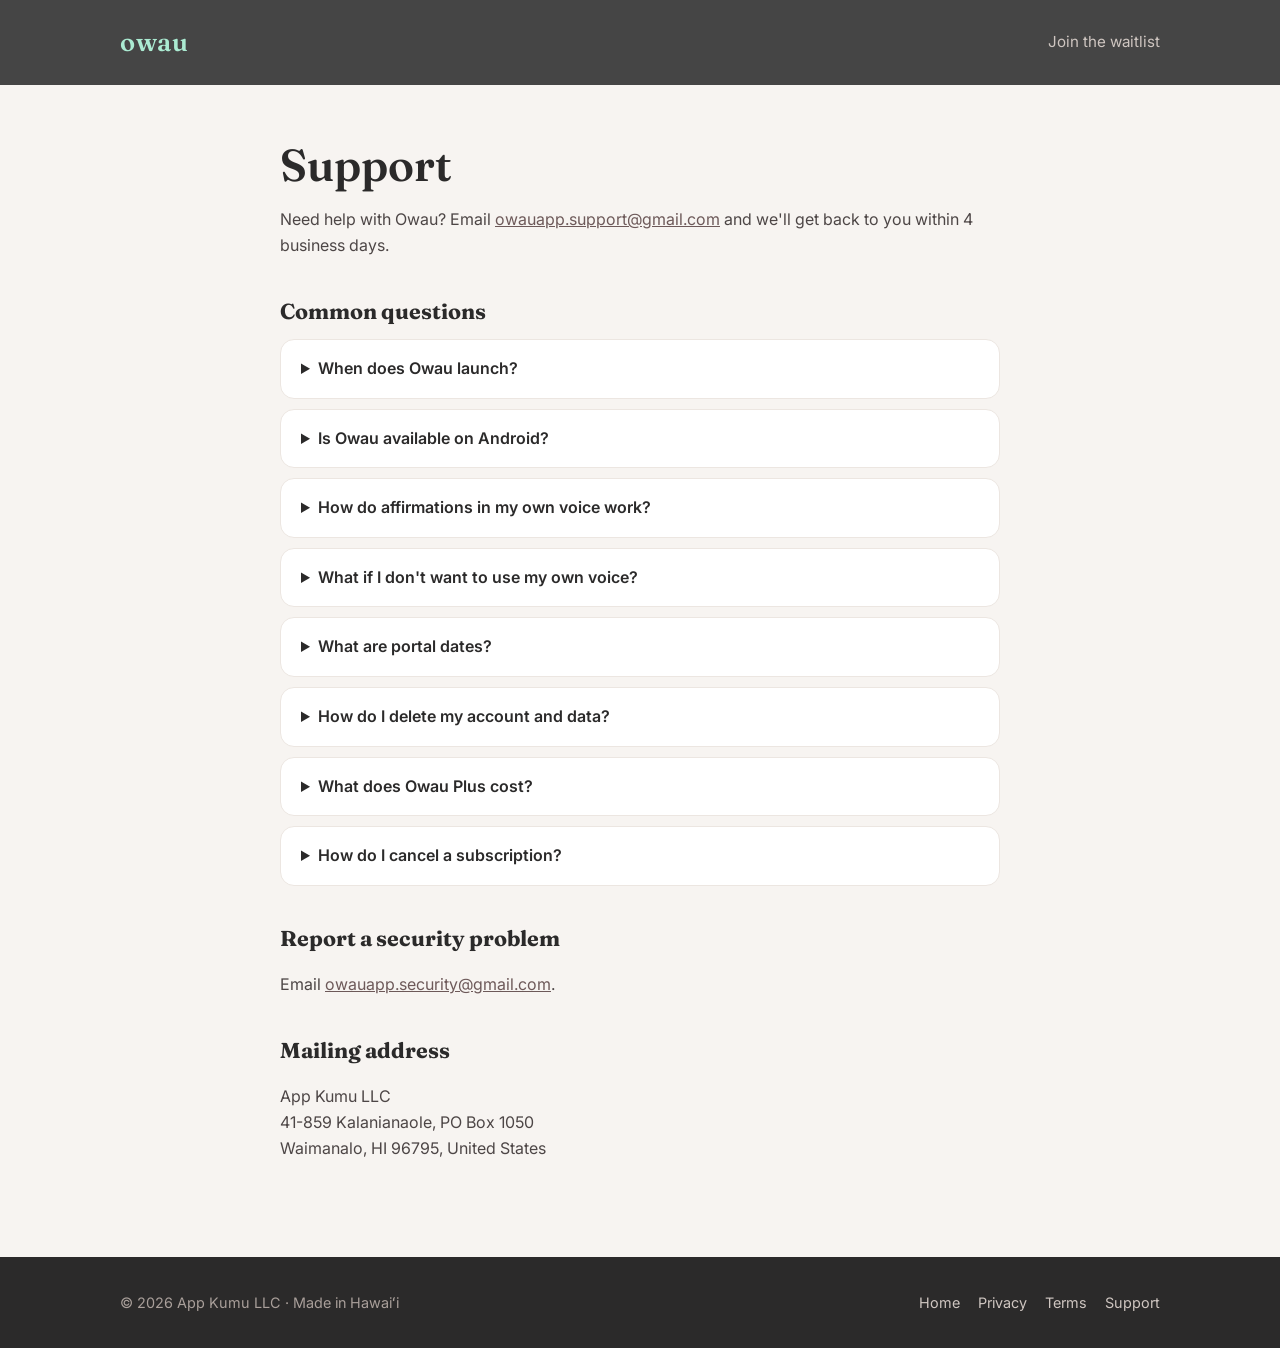
<file: support.html>
<!doctype html>
<html lang="en">
<head>
  <meta charset="utf-8">
  <meta name="viewport" content="width=device-width, initial-scale=1">
  <title>Support — Owau</title>
  <meta name="theme-color" content="#454545">
  <link rel="icon" href="data:image/svg+xml,%3Csvg xmlns='http://www.w3.org/2000/svg' viewBox='0 0 64 64'%3E%3Crect width='64' height='64' rx='16' fill='%23454545'/%3E%3Ccircle cx='32' cy='32' r='16' fill='none' stroke='%23ABEBD2' stroke-width='6'/%3E%3C/svg%3E">
  <link rel="apple-touch-icon" href="apple-touch-icon.png">
  <link rel="preconnect" href="https://fonts.googleapis.com">
  <link rel="preconnect" href="https://fonts.gstatic.com" crossorigin>
  <link href="https://fonts.googleapis.com/css2?family=Fraunces:wght@600&family=Inter:wght@400;500;600&display=swap" rel="stylesheet">
  <link rel="stylesheet" href="style.css">
</head>
<body>
  <div class="topbar"><div class="wrap"><nav class="nav"><a class="logo" href="/">owau</a><a class="small" href="/#join">Join the waitlist</a></nav></div></div>

  <main class="page">
    <div class="wrap">
      <h1>Support</h1>
      <p>Need help with Owau? Email <a href="mailto:owauapp.support@gmail.com">owauapp.support@gmail.com</a> and we'll get back to you within 4 business days.</p>

      <h2>Common questions</h2>

      <details>
        <summary>When does Owau launch?</summary>
        <p>Owau is coming soon to iPhone. <a href="/#join">Join the waitlist</a> and we'll email you on launch day.</p>
      </details>

      <details>
        <summary>Is Owau available on Android?</summary>
        <p>Not yet. We're launching on iOS first, with Android planned after.</p>
      </details>

      <details>
        <summary>How do affirmations in my own voice work?</summary>
        <p>You record a few words and phrases once. Owau uses them to create affirmations you can play back anytime. You can re-record or delete your recordings whenever you like.</p>
      </details>

      <details>
        <summary>What if I don't want to use my own voice?</summary>
        <p>You can choose one of Owau's guide voices instead.</p>
      </details>

      <details>
        <summary>What are portal dates?</summary>
        <p>Dates like 10/10, 11/11 and 12/12 that many manifestors use for setting intentions. Owau marks them on your calendar and can remind you the day before.</p>
      </details>

      <details>
        <summary>How do I delete my account and data?</summary>
        <p>In the app, go to Settings &rarr; Account &rarr; Delete Account. This deletes your account and everything in it from our servers, including your recordings, photos, posts and AI voice. Want a copy first? Use Settings &rarr; Account &rarr; Export My Data. See our <a href="privacy.html">Privacy Policy</a> for details.</p>
      </details>

      <details>
        <summary>What does Owau Plus cost?</summary>
        <p>Owau Plus is $9.99 a month or $49.99 a year (US prices), with a 7-day free trial for new subscribers. See our <a href="terms.html">Terms of Use</a> for details.</p>
      </details>

      <details>
        <summary>How do I cancel a subscription?</summary>
        <p>Subscriptions are managed by Apple. On your iPhone, open Settings, tap your name, then Subscriptions, and choose Owau. Cancel at least 24 hours before your trial or current period ends to avoid being charged for the next one. Refunds are handled by Apple at <a href="https://reportaproblem.apple.com" rel="noopener">reportaproblem.apple.com</a>.</p>
      </details>
      <h2>Report a security problem</h2>
      <p>Email <a href="mailto:owauapp.security@gmail.com">owauapp.security@gmail.com</a>.</p>

      <h2>Mailing address</h2>
      <p>App Kumu LLC<br>41-859 Kalanianaole, PO Box 1050<br>Waimanalo, HI 96795, United States</p>
    </div>
  </main>

  <footer>
    <div class="wrap">
      <span>&copy; 2026 App Kumu LLC &middot; Made in Hawai&#699;i</span>
      <span><a href="/">Home</a><a href="privacy.html">Privacy</a><a href="terms.html">Terms</a><a href="support.html">Support</a></span>
    </div>
  </footer>
</body>
</html>
</file>
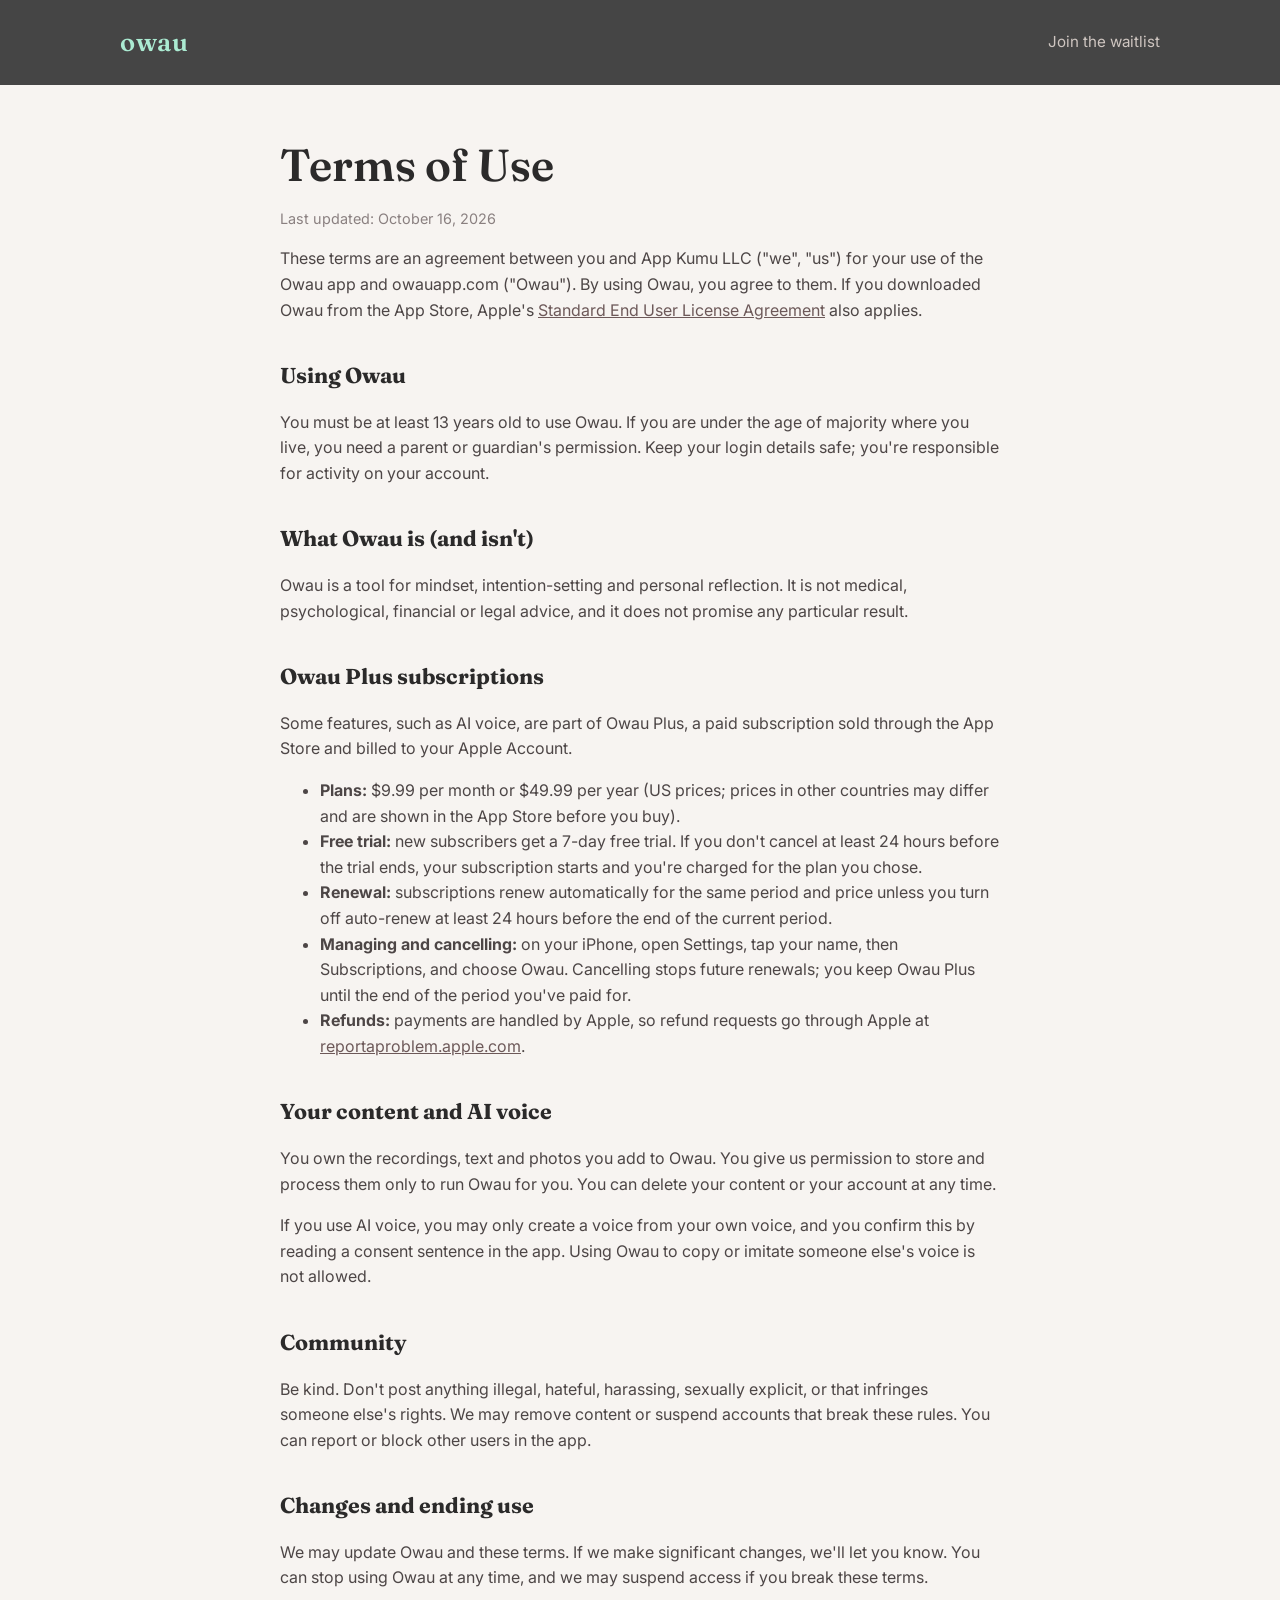
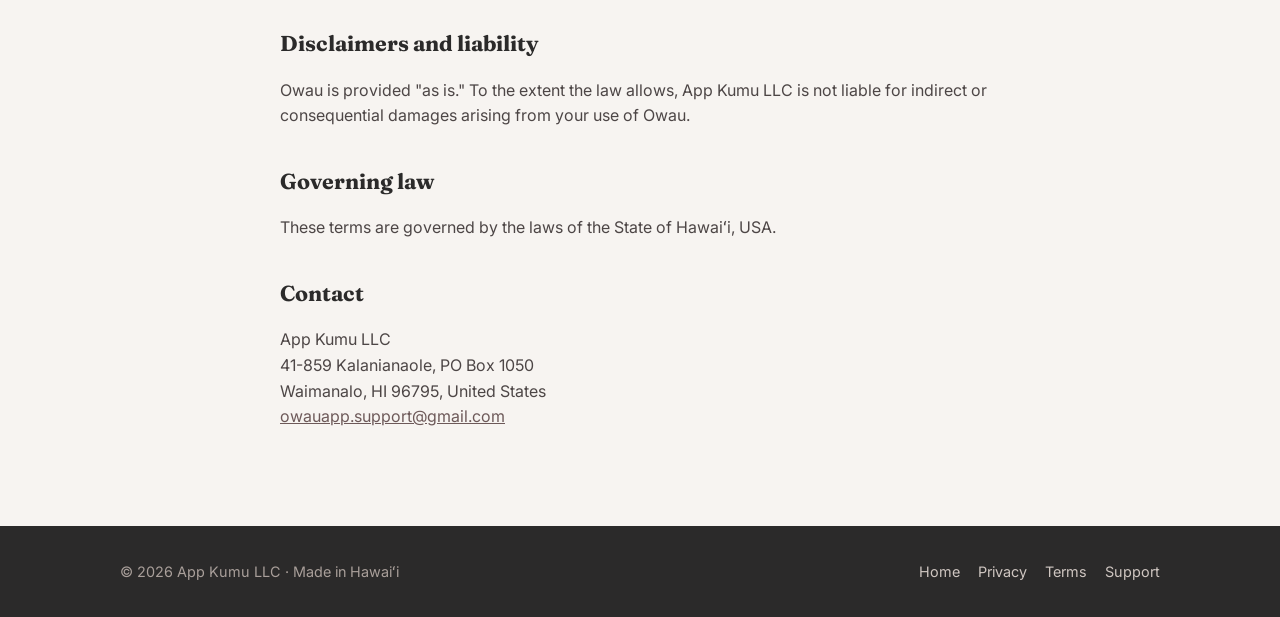
<file: terms.html>
<!doctype html>
<html lang="en">
<head>
  <meta charset="utf-8">
  <meta name="viewport" content="width=device-width, initial-scale=1">
  <title>Terms of Use — Owau</title>
  <meta name="theme-color" content="#454545">
  <link rel="icon" href="data:image/svg+xml,%3Csvg xmlns='http://www.w3.org/2000/svg' viewBox='0 0 64 64'%3E%3Crect width='64' height='64' rx='16' fill='%23454545'/%3E%3Ccircle cx='32' cy='32' r='16' fill='none' stroke='%23ABEBD2' stroke-width='6'/%3E%3C/svg%3E">
  <link rel="apple-touch-icon" href="apple-touch-icon.png">
  <link rel="preconnect" href="https://fonts.googleapis.com">
  <link rel="preconnect" href="https://fonts.gstatic.com" crossorigin>
  <link href="https://fonts.googleapis.com/css2?family=Fraunces:wght@600&family=Inter:wght@400;500;600&display=swap" rel="stylesheet">
  <link rel="stylesheet" href="style.css">
</head>
<body>
  <div class="topbar"><div class="wrap"><nav class="nav"><a class="logo" href="/">owau</a><a class="small" href="/#join">Join the waitlist</a></nav></div></div>

  <main class="page">
    <div class="wrap">
      <!-- Not legal advice; have a lawyer review if you can. -->
      <h1>Terms of Use</h1>
      <p class="updated">Last updated: October 16, 2026</p>

      <p>These terms are an agreement between you and App Kumu LLC ("we", "us") for your use of the Owau app and owauapp.com ("Owau"). By using Owau, you agree to them. If you downloaded Owau from the App Store, Apple's <a href="https://www.apple.com/legal/internet-services/itunes/dev/stdeula/" rel="noopener">Standard End User License Agreement</a> also applies.</p>

      <h2>Using Owau</h2>
      <p>You must be at least 13 years old to use Owau. If you are under the age of majority where you live, you need a parent or guardian's permission. Keep your login details safe; you're responsible for activity on your account.</p>

      <h2>What Owau is (and isn't)</h2>
      <p>Owau is a tool for mindset, intention-setting and personal reflection. It is not medical, psychological, financial or legal advice, and it does not promise any particular result.</p>

      <h2>Owau Plus subscriptions</h2>
      <p>Some features, such as AI voice, are part of Owau Plus, a paid subscription sold through the App Store and billed to your Apple Account.</p>
      <ul>
        <li><strong>Plans:</strong> $9.99 per month or $49.99 per year (US prices; prices in other countries may differ and are shown in the App Store before you buy).</li>
        <li><strong>Free trial:</strong> new subscribers get a 7-day free trial. If you don't cancel at least 24 hours before the trial ends, your subscription starts and you're charged for the plan you chose.</li>
        <li><strong>Renewal:</strong> subscriptions renew automatically for the same period and price unless you turn off auto-renew at least 24 hours before the end of the current period.</li>
        <li><strong>Managing and cancelling:</strong> on your iPhone, open Settings, tap your name, then Subscriptions, and choose Owau. Cancelling stops future renewals; you keep Owau Plus until the end of the period you've paid for.</li>
        <li><strong>Refunds:</strong> payments are handled by Apple, so refund requests go through Apple at <a href="https://reportaproblem.apple.com" rel="noopener">reportaproblem.apple.com</a>.</li>
      </ul>

      <h2>Your content and AI voice</h2>
      <p>You own the recordings, text and photos you add to Owau. You give us permission to store and process them only to run Owau for you. You can delete your content or your account at any time.</p>
      <p>If you use AI voice, you may only create a voice from your own voice, and you confirm this by reading a consent sentence in the app. Using Owau to copy or imitate someone else's voice is not allowed.</p>

      <h2>Community</h2>
      <p>Be kind. Don't post anything illegal, hateful, harassing, sexually explicit, or that infringes someone else's rights. We may remove content or suspend accounts that break these rules. You can report or block other users in the app.</p>

      <h2>Changes and ending use</h2>
      <p>We may update Owau and these terms. If we make significant changes, we'll let you know. You can stop using Owau at any time, and we may suspend access if you break these terms.</p>

      <h2>Disclaimers and liability</h2>
      <p>Owau is provided "as is." To the extent the law allows, App Kumu LLC is not liable for indirect or consequential damages arising from your use of Owau.</p>

      <h2>Governing law</h2>
      <p>These terms are governed by the laws of the State of Hawai&#699;i, USA.</p>

      <h2>Contact</h2>
      <p>App Kumu LLC<br>41-859 Kalanianaole, PO Box 1050<br>Waimanalo, HI 96795, United States<br><a href="mailto:owauapp.support@gmail.com">owauapp.support@gmail.com</a></p>
    </div>
  </main>

  <footer>
    <div class="wrap">
      <span>&copy; 2026 App Kumu LLC &middot; Made in Hawai&#699;i</span>
      <span><a href="/">Home</a><a href="privacy.html">Privacy</a><a href="terms.html">Terms</a><a href="support.html">Support</a></span>
    </div>
  </footer>
</body>
</html>
</file>
<file: style.css>
:root {
  --charcoal: #454545;
  --mauve: #6D5959;
  --mint: #9DCBBA;
  --mint-light: #ABEBD2;
  --coral: #F9564F;
  --on-coral: #2a1414;
  --twilight: #2B2359;
  --dusk: #5B4B7A;
  --gold: #D4AF6A;
  --ground: #1E1C1C;
  --ink: #2b2a2a;
  --cream: #f7f4f1;
  --text: #f4f1ee;
  --muted: #cfc6c1;
  --muted-dark: #6b6262;
}

* { box-sizing: border-box; }
html { scroll-behavior: smooth; }
html, body { margin: 0; padding: 0; }
@media (prefers-reduced-motion: reduce) { html { scroll-behavior: auto; } }

body {
  font-family: "Inter", -apple-system, BlinkMacSystemFont, "Segoe UI", Roboto, sans-serif;
  background: var(--ink);
  color: var(--text);
  line-height: 1.6;
  -webkit-font-smoothing: antialiased;
}

a { color: var(--mint-light); }
:focus-visible { outline: 2px solid var(--mint-light); outline-offset: 3px; border-radius: 6px; }

.wrap { max-width: 1080px; margin: 0 auto; padding: 0 20px; }
.serif { font-family: "Fraunces", Georgia, serif; }

.skip { position: absolute; left: -9999px; top: 8px; background: var(--mint-light); color: var(--ink); padding: 8px 14px; border-radius: 8px; z-index: 10; }
.skip:focus { left: 8px; }

/* Nav */
.nav { display: flex; align-items: center; justify-content: space-between; padding: 22px 0; gap: 16px; }
.logo { font-family: "Fraunces", Georgia, serif; font-size: 1.6rem; font-weight: 600; color: var(--mint-light); text-decoration: none; letter-spacing: 0.5px; }
.nav-links { display: flex; align-items: center; gap: 26px; }
.nav-links a { color: var(--muted); text-decoration: none; font-size: 0.95rem; }
.nav-links a:hover { color: var(--text); }
.nav-links a.pill { color: var(--on-coral); background: var(--coral); padding: 9px 16px; border-radius: 999px; font-weight: 600; }
.nav-links a.pill:hover { color: var(--on-coral); filter: brightness(1.06); }
.nav a.small { color: var(--muted); text-decoration: none; font-size: 0.95rem; }
.nav a.small:hover { color: var(--text); }

/* Hero */
.hero {
  background: radial-gradient(1200px 600px at 80% -10%, rgba(157,203,186,0.18), transparent 60%),
              radial-gradient(700px 500px at 0% 100%, rgba(91,75,122,0.35), transparent 60%),
              linear-gradient(160deg, var(--charcoal) 0%, var(--mauve) 100%);
  padding-bottom: 80px;
}
.hero-grid { display: grid; grid-template-columns: 1.15fr 0.85fr; gap: 48px; align-items: center; padding-top: 40px; }
.eyebrow { display: inline-block; font-size: 0.8rem; letter-spacing: 2px; text-transform: uppercase; color: var(--mint-light); background: rgba(171,235,210,0.12); border: 1px solid rgba(171,235,210,0.3); padding: 6px 12px; border-radius: 999px; }
h1 { font-family: "Fraunces", Georgia, serif; font-weight: 600; font-size: clamp(2.3rem, 5.5vw, 3.8rem); line-height: 1.08; margin: 18px 0 18px; }
h1 em { font-style: italic; color: var(--mint-light); }
.lead { font-size: 1.15rem; color: var(--muted); max-width: 34rem; margin: 0 0 28px; }

/* Form */
.signup { display: flex; gap: 10px; max-width: 30rem; flex-wrap: wrap; }
.signup input[type="email"] {
  flex: 1 1 220px; min-width: 0; padding: 15px 18px; border-radius: 14px; border: 1px solid rgba(255,255,255,0.25);
  background: rgba(255,255,255,0.08); color: var(--text); font-size: 1rem; outline: none; font-family: inherit;
}
.signup input[type="email"]::placeholder { color: #bdb3ae; }
.signup input[type="email"]:focus { border-color: var(--mint-light); background: rgba(255,255,255,0.12); }
.signup button, .btn {
  display: inline-block; padding: 15px 22px; border-radius: 14px; border: 0; background: var(--coral); color: var(--on-coral);
  font-weight: 600; font-size: 1rem; font-family: inherit; cursor: pointer; text-decoration: none;
  transition: transform .15s ease, filter .15s ease;
}
.signup button:hover, .btn:hover { filter: brightness(1.06); transform: translateY(-1px); }
.signup button:disabled { opacity: .6; cursor: default; transform: none; }
.hp { position: absolute; left: -9999px; }
.form-note { font-size: 0.85rem; color: #bdb3ae; margin-top: 4px; }
.form-msg { margin-top: 10px; font-weight: 500; min-height: 1.4em; }
.form-msg.ok { color: var(--mint-light); }
.form-msg.err { color: #ffb3ae; }

/* Phone mockups */
.phone {
  justify-self: center; width: 270px; height: 540px; border-radius: 42px; padding: 14px; flex: none;
  background: #1f1e1e; box-shadow: 0 30px 80px rgba(0,0,0,0.45), inset 0 0 0 2px rgba(255,255,255,0.06);
}
.screen {
  height: 100%; border-radius: 30px; overflow: hidden; position: relative;
  background: linear-gradient(180deg, #514848 0%, var(--charcoal) 100%);
  display: flex; flex-direction: column; align-items: center; padding: 46px 22px 22px; text-align: center;
}
.screen .label { font-size: 0.72rem; letter-spacing: 2px; text-transform: uppercase; color: var(--mint); }
.orb {
  width: 150px; height: 150px; border-radius: 50%; margin: 26px 0 22px;
  background: radial-gradient(circle at 35% 30%, var(--mint-light), var(--mint) 45%, rgba(91,75,122,0.7) 100%);
  box-shadow: 0 0 60px rgba(171,235,210,0.35);
  animation: breathe 6s ease-in-out infinite;
}
@keyframes breathe { 0%,100% { transform: scale(0.94); } 50% { transform: scale(1.04); } }
.screen .quote { font-family: "Fraunces", Georgia, serif; font-size: 1.25rem; line-height: 1.35; margin: 0 0 6px; }
.screen .voice { font-size: 0.8rem; color: var(--muted); }
.wave { display: flex; gap: 4px; align-items: center; height: 34px; margin-top: auto; }
.wave span { width: 4px; border-radius: 4px; background: var(--mint-light); animation: wave 1.2s ease-in-out infinite; }
.wave span:nth-child(4n) { background: var(--coral); }
.wave span:nth-child(odd) { animation-delay: .2s; }
.wave span:nth-child(3n) { animation-delay: .45s; }
@keyframes wave { 0%,100% { height: 8px; } 50% { height: 30px; } }

/* Sections */
.section { padding: 88px 0; background: var(--cream); color: var(--ink); }
.section.alt { background: #efe9e4; }
.section h2, .dark h2, .cta h2 { font-family: "Fraunces", Georgia, serif; font-weight: 600; font-size: clamp(1.8rem, 3.6vw, 2.5rem); line-height: 1.15; margin: 0 0 10px; }
.section .sub { color: var(--muted-dark); margin: 0 0 40px; max-width: 36rem; font-size: 1.05rem; }
.kicker { display: block; font-size: 0.78rem; letter-spacing: 2px; text-transform: uppercase; color: var(--mauve); font-weight: 600; margin-bottom: 10px; }
.dark .kicker { color: var(--mint); }

/* How it works */
.steps { display: grid; grid-template-columns: repeat(3, 1fr); gap: 18px; counter-reset: step; }
.step { background: #fff; border-radius: 20px; padding: 28px; border: 1px solid #ece6e1; }
.step .num { font-family: "Fraunces", Georgia, serif; font-size: 2.2rem; color: var(--mauve); line-height: 1; }
.step h3 { margin: 14px 0 6px; font-size: 1.15rem; }
.step p { margin: 0; color: var(--muted-dark); }

/* Features */
.features { display: grid; grid-template-columns: repeat(3, 1fr); gap: 18px; }
.card { background: #fff; border-radius: 20px; padding: 26px; border: 1px solid #ece6e1; }
.card .dot { width: 40px; height: 40px; border-radius: 12px; display: grid; place-items: center; background: rgba(157,203,186,0.35); color: var(--charcoal); font-size: 1.2rem; margin-bottom: 14px; }
.card h3 { margin: 0 0 6px; font-size: 1.1rem; }
.card p { margin: 0; color: var(--muted-dark); font-size: 0.97rem; }

/* Showcase (dark) */
.dark { padding: 88px 0; color: var(--text);
  background: radial-gradient(900px 500px at 50% 0%, rgba(91,75,122,0.45), transparent 70%), var(--ground); }
.dark .sub { color: var(--muted); margin: 0 0 48px; max-width: 36rem; font-size: 1.05rem; }
.shots { display: flex; gap: 28px; justify-content: center; align-items: flex-start; }
.shot { text-align: center; }
.shot .phone { width: 240px; height: 480px; }
.shot:nth-child(2) { margin-top: 40px; }
.shot figcaption { margin-top: 18px; color: var(--muted); font-size: 0.95rem; }
.shot figcaption strong { display: block; color: var(--text); font-family: "Fraunces", Georgia, serif; font-size: 1.15rem; font-weight: 600; }

/* Mock: affirmation card */
.screen.deck { background: linear-gradient(180deg, #2a2626, var(--ground)); padding: 40px 18px 20px; }
.aff-card {
  margin-top: 22px; width: 100%; flex: 1; border-radius: 22px; padding: 22px 18px; display: flex; flex-direction: column; justify-content: center;
  background: radial-gradient(circle at 30% 20%, var(--dusk), var(--twilight) 75%);
  border: 1.5px solid rgba(212,175,106,0.7); box-shadow: 0 0 30px rgba(212,175,106,0.18);
  transform: rotate(-3deg);
}
.aff-card .cat { font-size: 0.66rem; letter-spacing: 2px; text-transform: uppercase; color: var(--gold); }
.aff-card p { font-family: "Fraunces", Georgia, serif; font-size: 1.25rem; line-height: 1.3; margin: 12px 0 0; }
.deck-btns { display: flex; gap: 10px; margin-top: 20px; width: 100%; }
.deck-btns span { flex: 1; border-radius: 999px; padding: 9px 0; font-size: 0.82rem; font-weight: 600; }
.deck-btns .pass { border: 1px solid rgba(255,255,255,0.35); color: var(--muted); }
.deck-btns .keep { background: var(--mint-light); color: var(--ink); }

/* Mock: ritual */
.screen.ritual { background: linear-gradient(180deg, #2a2626, var(--ground)); padding: 40px 18px 20px; align-items: stretch; text-align: left; }
.hello { font-family: "Fraunces", Georgia, serif; font-size: 1.2rem; line-height: 1.25; margin: 6px 0 12px; }
.ritual-card { border-radius: 20px; padding: 14px 16px; background: linear-gradient(160deg, var(--mauve), var(--charcoal)); }
.ritual-card .cat { font-size: 0.64rem; letter-spacing: 2px; text-transform: uppercase; color: var(--gold); }
.ritual-card h4 { margin: 8px 0 4px; font-size: 1.05rem; }
.ritual-card .meta { font-size: 0.78rem; color: var(--muted); }
.ritual-card .row { display: flex; gap: 8px; margin-top: 14px; }
.ritual-card .row span { flex: 1; text-align: center; border-radius: 999px; padding: 8px 0; font-size: 0.78rem; font-weight: 600; }
.ritual-card .start { background: var(--coral); color: var(--on-coral); }
.ritual-card .done { border: 1px solid rgba(255,255,255,0.4); }
.mini-stats { display: grid; grid-template-columns: 1fr 1fr; gap: 10px; margin-top: 12px; }
.mini-stats div { background: rgba(69,69,69,0.7); border-radius: 14px; padding: 10px 12px; line-height: 1.3; font-size: 0.72rem; color: var(--muted); }
.mini-stats b { display: block; font-size: 1.25rem; color: var(--text); font-family: "Fraunces", Georgia, serif; }

/* Mock: portal dates */
.screen.portal { background: linear-gradient(180deg, #2a2626, var(--ground)); padding: 40px 18px 20px; align-items: stretch; text-align: left; }
.portal-banner { border-radius: 20px; padding: 18px; background: linear-gradient(135deg, var(--twilight), var(--dusk)); margin-top: 10px; position: relative; overflow: hidden; }
.portal-banner::after { content: ""; position: absolute; inset: 0; background: linear-gradient(110deg, transparent 35%, rgba(255,255,255,0.14) 50%, transparent 65%); animation: shimmer 5s ease-in-out infinite; transform: translateX(-100%); }
@keyframes shimmer { 0%,60% { transform: translateX(-100%); } 100% { transform: translateX(100%); } }
.portal-banner .big { font-family: "Fraunces", Georgia, serif; font-size: 2rem; color: var(--gold); line-height: 1; }
.portal-banner p { margin: 8px 0 0; font-size: 0.8rem; color: var(--muted); }
.upcoming { margin-top: 14px; display: grid; gap: 8px; }
.upcoming div { display: flex; align-items: center; gap: 10px; background: rgba(69,69,69,0.7); border-radius: 12px; padding: 10px 12px; font-size: 0.82rem; }
.upcoming i { width: 8px; height: 8px; border-radius: 50%; background: var(--gold); flex: none; }
.upcoming div:nth-child(2) i { background: var(--mint-light); }
.upcoming div:nth-child(3) i { background: var(--coral); }

/* Portal dates strip */
.dates { display: grid; grid-template-columns: repeat(4, 1fr); gap: 14px; }
.date { background: #fff; border: 1px solid #ece6e1; border-radius: 18px; padding: 20px; }
.date .d { font-family: "Fraunces", Georgia, serif; font-size: 2rem; color: var(--mauve); line-height: 1; }
.date .w { margin-top: 8px; font-size: 0.9rem; color: var(--muted-dark); }

/* FAQ */
.faq { max-width: 760px; }
.faq details { background: #fff; border: 1px solid #ece6e1; border-radius: 14px; padding: 16px 20px; margin: 10px 0; }
.faq summary { cursor: pointer; font-weight: 600; color: var(--ink); }
.faq details p { margin: 10px 0 0; color: #4d4646; }

/* CTA band */
.cta { background: linear-gradient(160deg, var(--mauve), var(--charcoal)); padding: 80px 0; text-align: center; }
.cta p { color: var(--muted); margin: 0 auto 26px; max-width: 32rem; }
.cta .signup { margin: 0 auto; justify-content: center; }

/* Footer */
footer { background: var(--ink); color: #a99f9a; padding: 34px 0; font-size: 0.9rem; }
footer .wrap { display: flex; justify-content: space-between; gap: 16px; flex-wrap: wrap; }
footer a { color: #cfc6c1; text-decoration: none; margin-left: 18px; }
footer a:first-child { margin-left: 0; }
footer a:hover { color: #fff; }

/* Legal / support pages */
.page { background: var(--cream); color: var(--ink); padding: 56px 0 80px; }
.page .wrap { max-width: 760px; }
.page h1 { color: var(--ink); font-size: clamp(2rem, 4.5vw, 2.8rem); margin-top: 0; }
.page h2 { font-family: "Fraunces", Georgia, serif; font-size: 1.35rem; margin: 36px 0 8px; }
.page p, .page li { color: #4d4646; }
.page a { color: var(--mauve); }
.page .updated { color: #8a8080; font-size: 0.9rem; }
.page details { background: #fff; border: 1px solid #ece6e1; border-radius: 14px; padding: 16px 20px; margin: 10px 0; }
.page summary { cursor: pointer; font-weight: 600; color: var(--ink); }
.page details p { margin: 10px 0 0; }
.topbar { background: var(--charcoal); }

@media (prefers-reduced-motion: reduce) {
  .orb, .wave span, .portal-banner::after { animation: none; }
  .wave span { height: 18px; }
}

@media (max-width: 900px) {
  .hero-grid { grid-template-columns: 1fr; gap: 40px; }
  .features, .steps { grid-template-columns: 1fr; }
  .dates { grid-template-columns: 1fr 1fr; }
  .phone { width: 240px; height: 480px; }
  .shots { flex-direction: column; align-items: center; gap: 40px; }
  .shot:nth-child(2) { margin-top: 0; }
  .nav-links a:not(.pill) { display: none; }
}
@media (max-width: 520px) {
  .signup button { width: 100%; }
  footer a { margin-left: 0; margin-right: 16px; }
}
</file>
